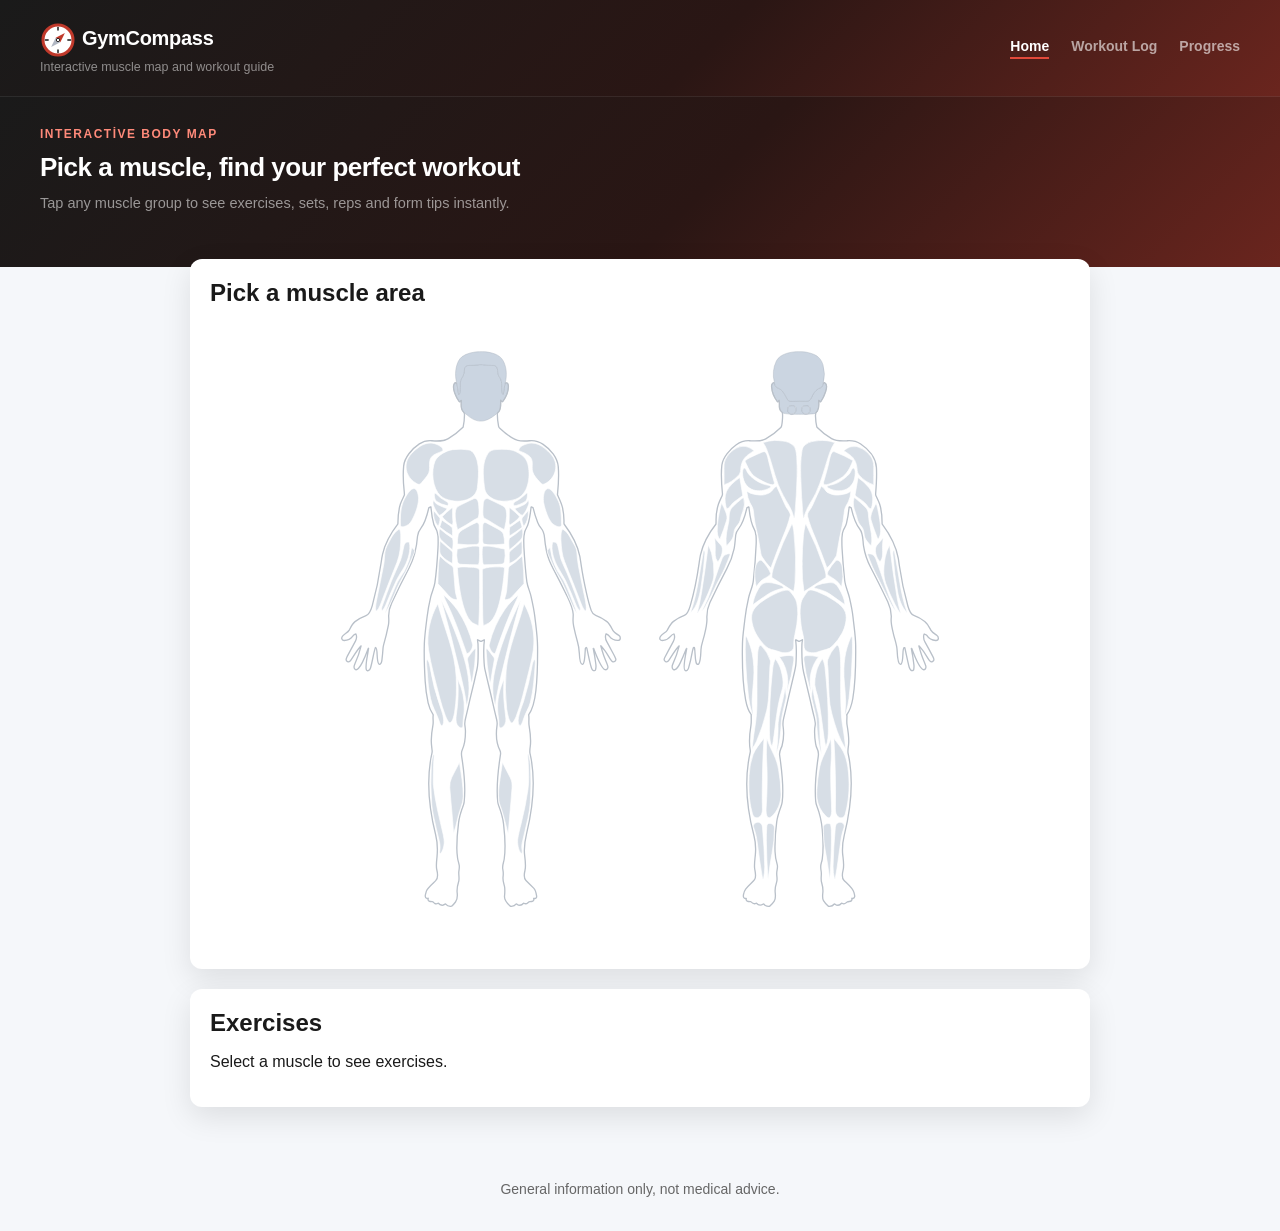
<file: index.html>
<!doctype html>
<html lang="tr">
  <head>
    <meta charset="UTF-8" />
    <meta name="viewport" content="width=device-width, initial-scale=1.0" />
    <title>GymCompass</title>
    <link rel="stylesheet" href="style.css" />
  </head>
  <body>
    <header>
      <div class="brand">
        <h1>
          <svg class="logo" viewBox="0 0 24 24" width="36" height="36">
            <circle cx="12" cy="12" r="10" fill="white" stroke="#c0392b" stroke-width="2" />
            <g stroke="#1a1a1a" stroke-width="1" stroke-linecap="round">
              <line x1="12" y1="3.6" x2="12" y2="5.4" />
              <line x1="12" y1="18.6" x2="12" y2="20.4" />
              <line x1="3.6" y1="12" x2="5.4" y2="12" />
              <line x1="18.6" y1="12" x2="20.4" y2="12" />
            </g>
            <g transform="rotate(45 12 12)">
              <polygon points="12,5.5 14.2,12 9.8,12" fill="#c0392b" />
              <polygon points="12,18.5 14.2,12 9.8,12" fill="#b0b7c3" />
            </g>
            <circle cx="12" cy="12" r="1.1" fill="white" stroke="#1a1a1a" stroke-width="0.6" /></svg
          >GymCompass
        </h1>
        <p>Interactive muscle map and workout guide</p>
      </div>
      <nav>
        <a href="index.html" class="active">Home</a>
        <a href="workout-log.html">Workout Log</a>
        <a href="progress.html">Progress</a>
      </nav>
    </header>

    <div class="hero-intro">
      <div class="eyebrow">Interactive Body Map</div>
      <h2>Pick a muscle, find your perfect workout</h2>
      <p>Tap any muscle group to see exercises, sets, reps and form tips instantly.</p>
    </div>

    <main>
      <section id="map">
        <h2>Pick a muscle area</h2>
        <svg
          xmlns="http://www.w3.org/2000/svg"
          viewBox="0 0 1448 1448"
          width="640"
          height="640"
          style="display: block; margin: 0 auto; max-width: 100%; height: auto"
        >
          <style>
            .body-outline {
              fill: none;
              stroke: #b9c0c9;
              stroke-width: 3;
            }
            .body-deco {
              fill: #cbd5e1;
              stroke: #aab3c0;
              stroke-width: 1;
            }
            .muscle-part {
              fill: #d7dee6;
              stroke: #ffffff;
              stroke-width: 1.5;
              cursor: pointer;
              transition: fill 0.2s;
            }
            .muscle-part:hover {
              fill: #f0b3ab;
            }
            .muscle-part.selected {
              fill: #c0392b;
            }
          </style>
          <path
            class="body-deco"
            d="M 418.91 167.68 c 3.92 -1.77 6.58 0.47 7.06 4.32 c 1.48 11.93 -4.92 26.67 -11.75 36.45 c -2.21 3.17 -3.86 0.17 -4.74 -1.76 a 0.38 0.38 0 0 0 -0.73 0.16 c 0.02 8.31 1.01 17.01 -3.36 24.53 c -0.167 0.293 -4.39 4.62 -10.799 9.508 c -23.591 18.112 -41.591 16.112 -61.446 -0.797 c -4.736 -3.649 -5.925 -5.041 -8.805 -7.621 c -5.66 -5.07 -5.28 -17.38 -4.47 -24.92 c 0.05 -0.51 -0.468 -0.892 -0.933 -0.687 a 0.653 0.653 0 0 0 -0.357 0.397 c -0.57 1.69 -2.24 4.05 -4.07 1.48 c -6.2 -8.71 -16.02 -28.53 -11.19 -38.98 c 1.68 -3.627 3.733 -3.91 6.16 -0.85 a 182.853 182.853 0 0 1 3.78 23.29 a 1.02 1.02 0 0 0 1.56 0.77 c 2.79 -1.75 2.61 -18.93 2.63 -24.22 c 0.02 -4.53 1.12 -8.94 3.8 -13.1 c 4.36 -6.76 4.86 -11.51 5.57 -19.82 c 0.47 -5.53 4.34 -8.12 9.77 -8.21 c 6.39 -0.12 12.69 -0.07 19 -0.93 c 4.02 -0.55 7.4 -1.43 11.53 -0.75 c 6.7 1.1 13.44 1.64 20.22 1.62 c 4.607 -0.013 7.523 0.227 8.75 0.72 c 5.96 2.37 5.56 9.73 6.11 15.22 c 0.44 4.34 2.097 8.447 4.97 12.32 c 6.57 8.88 2.19 25.6 5.64 36.36 a 1.14 1.14 0 0 0 2.22 -0.23 c 0.887 -8.36 2.18 -16.45 3.88 -24.27 z z z z"
          />
          <path
            class="body-deco"
            d="M418.91 167.68q-2.55 11.73-3.88 24.27a1.14 1.14 0 01-2.22.23c-3.45-10.76.93-27.48-5.64-36.36q-4.31-5.81-4.97-12.32c-.55-5.49-.15-12.85-6.11-15.22q-1.84-.74-8.75-.72-10.17.03-20.22-1.62c-4.13-.68-7.51.2-11.53.75-6.31.86-12.61.81-19 .93-5.43.09-9.3 2.68-9.77 8.21-.71 8.31-1.21 13.06-5.57 19.82-2.68 4.16-3.78 8.57-3.8 13.1-.02 5.29.16 22.47-2.63 24.22a1.02 1.02 0 01-1.56-.77q-1.14-11.78-3.78-23.29-1.48-6.99-1.9-9.7c-2.49-15.94.13-40.13 13.53-51.15 9.39-7.72 28.53-11.63 40.37-11.51 4.2.05 8.74-.3 12.68.22 13.82 1.82 31.67 5.83 39.42 18.92 9.01 15.21 9.88 35.14 5.33 51.99z"
          />
          <path
            class="body-deco"
            d="M1028.14 166.45c1.03 5.06 1.36 9.61 6.41 11.53 13.06 4.95 16.74 15.51 23.52 27.48 1.387 2.447 3.863 3.623 7.43 3.53a910.025 910.025 0 0136.94-.25c6.23.09 9.27-7.55 11.48-12.3 4.31-9.27 10.37-15.83 20.28-18.94.333-.1.603-.287.81-.56 1.92-2.58 3.043-5.43 3.37-8.55l2.31-1.51a.977.977 0 01.99-.08c11.92 5.42-3.35 35.31-8.21 42.45-.761 1.11-2.423 1.028-3.06-.15l-1.26-2.32c-.133-.253-.32-.297-.56-.13-.34.24-.48.61-.42 1.11.86 7.64.75 16.87-2.96 23.31-.173.3.839.041-3.7 4.71-3.34 3.436-74.18 3.78-75.48-1.38a1.465 1.465 0 00-.55-.82c-4.15-2.97-6.07-7.95-6.16-12.39-.03-1.68.18-14.28-.53-14.63-.207-.1-.33-.037-.37.19-.3 1.553-1.183 2.597-2.65 3.13a.951.951 0 01-1.07-.32c-7.29-9.56-12.32-22.18-12.97-33.54-.34-6.04 1.797-9.23 6.41-9.57zm29.95 61.71c.173 14.187 18.967 14.703 19.1-1.37.03-4.05-.38-6.54-4.68-7.3-4.2-.75-11.87-1.47-13.85 2.91-.413.92-.603 2.84-.57 5.76zm31.71-3.35c.36 19.647 18.59 14.82 18.87 5.94.13-3.9 1.32-9.43-2.88-10.79-4.25-1.38-16.12-2.54-15.99 4.85z"
          />
          <path
            class="body-deco"
            d="M1138.38 168.39q-.49 4.68-3.37 8.55-.31.41-.81.56c-9.91 3.11-15.97 9.67-20.28 18.94-2.21 4.75-5.25 12.39-11.48 12.3q-18.46-.25-36.94.25-5.35.14-7.43-3.53c-6.78-11.97-10.46-22.53-23.52-27.48-5.05-1.92-5.38-6.47-6.41-11.53q-6.64-26.16 4.43-48.88c8.13-16.7 34.61-21.41 51.58-21.04 4.89.11 9.69-.11 14.42.85 18.79 3.8 33.17 8.5 39.34 28.66q6.38 20.88.47 42.35z"
          />
          <circle class="body-deco" cx="1067.4" cy="228" r="9.2" />
          <circle class="body-deco" cx="1099.3" cy="228" r="9.2" />
          <path
            class="body-outline"
            d="M 309.48 168.91 Q 305.84 164.32 303.32 169.76 C 298.49 180.21 308.31 200.03 314.51 208.74 C 316.34 211.31 318.01 208.95 318.58 207.26 A 0.67 0.66 57.6 0 1 319.87 207.55 C 319.06 215.09 318.68 227.40 324.34 232.47 C 327.22 235.05 326.97 235.88 326.92 239.51 Q 326.68 255.16 323.97 266.82 Q 323.85 267.35 323.48 267.73 Q 308.61 282.73 290.26 293.23 C 278.34 300.05 267.53 299.26 253.00 298.03 Q 237.49 296.72 224.74 305.21 C 208.71 315.86 190.95 335.73 189.24 355.50 Q 186.95 381.81 190.53 412.66 C 190.79 414.92 190.69 417.49 191.02 419.92 Q 191.09 420.43 190.88 420.90 C 187.89 427.65 183.99 434.89 181.93 441.29 C 177.25 455.76 176.31 470.23 176.20 486.02 Q 176.20 486.51 175.90 486.90 C 159.84 507.69 147.56 529.29 141.49 554.95 Q 140.10 560.80 138.16 574.66 Q 131.28 623.74 118.11 671.52 C 115.99 679.21 112.98 690.29 104.08 693.63 Q 90.70 698.65 79.29 707.27 C 73.17 711.89 69.48 719.95 66.12 726.62 C 62.44 733.91 47.57 737.30 49.20 746.00 C 49.75 748.96 51.89 750.13 54.75 750.02 Q 67.27 749.50 74.18 740.00 C 76.03 737.45 77.93 736.62 80.54 735.24 Q 81.02 734.98 81.24 735.48 Q 84.59 743.00 80.47 750.73 Q 71.41 767.75 62.21 784.70 Q 60.53 787.81 59.49 791.20 C 57.52 797.69 65.78 800.84 69.45 795.20 C 76.80 783.92 82.72 773.30 92.55 762.52 Q 93.00 762.04 92.84 762.67 Q 87.89 783.24 79.07 802.44 C 77.36 806.17 75.64 812.30 79.19 815.18 C 89.50 823.53 107.08 773.44 109.24 767.88 A 0.37 0.36 -30.3 0 1 109.94 768.06 C 108.51 777.44 106.43 787.14 105.28 796.13 C 104.34 803.43 103.67 808.49 104.41 814.32 C 105.40 822.00 112.74 817.15 114.09 812.77 C 118.56 798.32 120.41 781.74 125.18 766.21 A 0.55 0.55 0.0 0 1 125.93 765.87 C 131.64 768.40 126.65 796.54 133.38 803.49 A 1.35 1.35 0.0 0 0 134.16 803.90 C 138.40 804.59 139.71 797.34 140.15 793.73 Q 141.74 780.80 142.58 767.76 Q 142.86 763.46 144.07 759.34 Q 150.39 737.64 154.77 715.46 Q 156.15 708.50 155.48 697.76 Q 154.48 681.63 161.99 665.46 Q 180.58 625.46 201.25 586.52 C 213.64 563.18 218.66 541.14 220.65 514.18 C 221.24 506.18 223.22 502.59 228.42 495.84 C 237.76 483.72 242.73 464.92 246.12 450.19 Q 246.24 449.64 246.75 449.42 L 250.30 447.82 A 0.49 0.49 0.0 0 1 250.99 448.23 Q 252.78 470.14 257.44 487.01 C 259.04 492.80 264.20 498.21 265.32 505.20 C 265.91 508.82 266.99 512.44 267.11 516.00 Q 267.57 529.33 266.95 540.50 C 265.58 565.32 263.85 592.20 259.98 619.13 C 258.39 630.19 253.14 640.55 250.52 651.43 Q 245.19 673.62 242.32 696.24 C 239.63 717.56 236.59 740.02 236.04 757.75 Q 234.98 791.48 237.98 842.55 Q 239.43 867.18 244.64 891.26 Q 247.76 905.70 255.88 917.90 Q 256.15 918.31 256.08 918.79 C 254.89 926.25 257.03 933.47 255.60 940.95 Q 252.28 958.32 251.77 975.98 C 251.55 983.43 252.85 991.28 253.67 998.93 Q 253.99 1001.95 253.29 1005.00 C 239.19 1067.03 246.93 1130.64 261.77 1190.07 C 266.01 1207.06 266.47 1222.37 264.71 1240.03 C 263.85 1248.62 262.10 1260.41 264.24 1268.75 C 266.05 1275.80 267.54 1287.46 261.78 1293.28 C 256.71 1298.39 242.40 1310.55 240.72 1316.98 C 239.19 1322.86 235.04 1332.26 242.29 1333.71 Q 242.69 1333.79 243.08 1333.66 L 244.23 1333.29 Q 245.05 1333.02 244.81 1333.85 C 242.95 1340.16 249.20 1340.52 253.77 1340.86 C 256.46 1341.06 257.37 1343.60 259.30 1344.71 Q 263.13 1346.91 267.14 1344.43 Q 267.59 1344.15 267.92 1344.56 Q 271.17 1348.61 276.21 1349.09 C 278.90 1349.35 281.27 1347.36 283.62 1346.09 Q 284.10 1345.82 284.44 1346.26 Q 288.33 1351.29 294.72 1351.38 C 295.77 1351.39 297.65 1351.62 298.54 1350.79 Q 301.20 1348.30 306.57 1341.58 C 312.04 1334.74 311.14 1328.85 310.29 1320.16 C 309.43 1311.33 311.17 1303.41 313.76 1295.20 C 315.84 1288.56 313.35 1280.06 314.07 1273.15 C 314.57 1268.39 315.80 1263.68 315.01 1259.02 C 314.06 1253.42 311.98 1247.60 311.31 1242.66 Q 309.57 1229.80 309.57 1219.75 Q 309.57 1192.29 313.54 1161.94 C 315.34 1148.21 319.24 1136.08 324.12 1123.46 Q 325.66 1119.48 326.10 1115.72 C 330.14 1081.34 326.20 1048.44 320.65 1013.26 C 319.84 1008.17 319.39 1002.54 321.72 997.72 C 328.03 984.68 329.28 969.38 329.07 954.15 C 329.01 949.50 327.95 944.55 327.58 939.63 C 327.13 933.64 329.28 925.78 330.82 919.80 C 334.72 904.69 337.76 888.96 341.43 874.30 Q 348.95 844.25 355.42 813.95 C 358.50 799.49 357.70 784.78 357.75 768.06 Q 357.78 756.80 356.36 748.81 Q 356.26 748.24 356.77 748.50 L 363.71 751.99 A 1.07 1.07 0.0 0 0 364.67 751.99 L 371.53 748.56 Q 372.07 748.29 371.98 748.89 C 369.47 765.94 370.28 783.04 371.30 800.17 Q 371.86 809.54 372.73 813.51 C 378.37 839.12 384.90 864.49 390.59 890.08 Q 394.83 909.20 399.51 928.22 C 400.58 932.58 401.13 937.66 400.58 941.57 C 398.11 958.92 398.53 982.22 407.11 998.54 C 408.41 1001.01 408.74 1005.35 408.31 1008.09 C 402.82 1043.75 398.07 1079.22 402.19 1115.33 Q 402.65 1119.34 404.21 1123.44 C 410.53 1140.06 413.55 1150.61 415.25 1164.75 C 418.31 1190.26 420.52 1218.43 416.79 1244.33 C 415.56 1252.86 411.78 1258.57 413.63 1267.80 Q 415.33 1276.21 414.16 1284.74 C 413.11 1292.39 415.65 1298.68 417.31 1305.89 C 419.02 1313.32 418.11 1320.99 417.47 1328.50 C 416.71 1337.55 423.74 1344.86 430.17 1350.90 A 1.48 1.46 -18.7 0 0 430.95 1351.28 Q 439.25 1352.41 444.03 1346.06 Q 444.40 1345.57 444.87 1345.96 Q 453.39 1352.89 460.49 1344.48 Q 460.81 1344.11 461.23 1344.37 C 469.09 1349.37 469.89 1340.80 474.98 1340.71 C 479.52 1340.64 485.21 1340.09 483.54 1333.77 Q 483.38 1333.17 483.97 1333.35 C 488.25 1334.67 490.66 1331.94 490.06 1327.75 C 489.09 1321.04 487.50 1314.41 483.44 1310.30 Q 474.77 1301.53 466.05 1292.83 C 461.19 1287.98 462.25 1276.40 463.74 1270.47 C 466.27 1260.35 464.49 1248.06 463.03 1236.25 C 461.04 1220.05 463.22 1204.28 467.41 1187.04 C 481.60 1128.60 488.89 1065.20 475.23 1006.07 C 473.92 1000.37 475.00 995.00 475.76 989.36 C 477.88 973.68 475.72 958.50 473.08 942.76 C 471.70 934.55 473.60 926.56 472.20 918.79 Q 472.11 918.30 472.39 917.89 C 483.07 902.63 486.53 880.99 488.49 863.25 C 492.12 830.38 492.47 797.34 492.26 764.31 C 492.11 741.56 488.80 719.07 486.12 696.53 C 484.30 681.19 480.76 664.32 477.47 649.99 C 474.89 638.73 469.69 628.87 468.04 617.25 C 465.37 598.45 464.19 580.92 462.40 556.31 Q 460.86 535.06 461.01 522.74 Q 461.13 512.05 463.22 504.00 C 464.54 498.90 468.30 493.91 469.91 489.46 C 474.50 476.74 476.10 461.71 477.56 448.28 Q 477.62 447.74 478.13 447.94 L 481.73 449.35 A 0.77 0.77 0.0 0 1 482.19 449.89 Q 486.03 466.84 492.52 482.96 C 494.16 487.04 496.63 491.75 500.12 495.79 C 505.75 502.32 507.17 507.95 508.00 517.24 C 509.72 536.47 512.15 552.06 518.89 569.24 Q 521.60 576.16 527.50 587.28 Q 543.57 617.60 558.56 648.47 C 566.04 663.89 571.90 675.54 572.85 690.59 Q 572.98 692.57 572.55 700.88 Q 572.12 709.31 573.99 718.25 Q 577.87 736.78 582.37 752.38 C 585.15 761.98 586.32 769.32 586.71 778.53 C 586.92 783.46 587.58 803.53 593.41 804.06 C 599.41 804.61 599.71 774.61 600.39 768.08 A 1.12 1.12 0.0 0 1 600.80 767.33 Q 601.30 766.93 601.62 766.30 A 1.39 1.00 59.0 0 1 603.70 767.19 C 607.27 782.50 609.43 797.55 614.25 812.25 C 615.52 816.12 618.33 820.08 622.81 817.38 A 1.18 1.17 -8.4 0 0 623.35 816.66 Q 624.98 810.32 624.13 803.72 Q 621.83 785.89 618.23 768.64 A 0.53 0.53 0.0 0 1 619.24 768.34 C 622.72 777.06 636.06 814.20 645.24 816.03 C 650.64 817.10 652.13 811.12 650.95 807.31 C 648.59 799.74 644.42 791.59 642.09 784.69 Q 638.29 773.46 635.22 761.98 A 0.15 0.14 -73.3 0 1 635.47 761.84 Q 640.35 767.61 644.90 773.66 C 649.45 779.70 653.60 787.18 658.03 793.93 Q 660.09 797.07 661.70 797.82 C 665.53 799.62 670.61 795.77 669.00 791.28 C 666.63 784.66 661.63 776.66 659.33 772.19 Q 654.22 762.29 648.82 752.53 C 645.43 746.40 644.71 741.93 646.89 735.59 Q 647.08 735.05 647.60 735.27 C 650.55 736.50 652.37 737.45 654.44 740.27 Q 661.27 749.61 673.53 749.92 C 681.25 750.12 680.47 740.89 676.20 738.28 C 671.33 735.31 664.61 731.14 661.97 725.94 C 657.98 718.11 654.62 711.26 649.21 707.28 Q 637.40 698.62 623.76 693.40 C 619.45 691.75 615.12 686.26 613.76 682.47 Q 608.42 667.65 602.70 641.81 Q 594.90 606.62 590.85 578.90 Q 588.46 562.58 587.74 559.15 C 582.02 531.75 569.74 509.81 552.98 487.61 C 551.81 486.06 551.91 485.12 551.97 483.26 Q 552.48 466.57 548.70 449.61 C 546.27 438.71 541.82 430.32 537.44 420.82 Q 537.22 420.36 537.28 419.85 C 539.40 398.94 540.83 377.68 539.05 356.70 C 537.31 336.13 521.34 317.28 504.86 306.23 C 494.75 299.45 485.77 296.97 473.93 298.16 Q 464.41 299.12 453.63 298.41 C 438.05 297.39 418.32 280.58 407.40 270.35 C 405.82 268.87 404.57 267.56 404.10 265.32 Q 401.24 251.68 401.26 237.76 Q 401.26 233.73 404.68 232.04 Q 405.14 231.82 405.39 231.38 C 409.76 223.86 408.77 215.16 408.75 206.85 A 0.38 0.38 0.0 0 1 409.48 206.69 C 410.36 208.62 412.01 211.62 414.22 208.45 C 421.05 198.67 427.45 183.93 425.97 172.00 C 425.49 168.15 422.83 165.91 418.91 167.68"
          />
          <path
            class="body-outline"
            d="M 1028.14 166.45 Q 1021.22 166.96 1021.73 176.02 C 1022.38 187.38 1027.41 200.00 1034.70 209.56 A 0.95 0.95 0.0 0 0 1035.77 209.88 Q 1037.97 209.08 1038.42 206.75 Q 1038.48 206.41 1038.79 206.56 C 1039.50 206.91 1039.29 219.51 1039.32 221.19 C 1039.41 225.63 1041.33 230.61 1045.48 233.58 A 1.48 1.46 -79.2 0 1 1046.03 234.40 C 1047.33 239.56 1046.14 264.59 1042.52 268.26 Q 1027.38 283.59 1008.53 293.99 C 997.30 300.18 985.80 298.88 972.00 298.05 C 960.16 297.34 951.79 300.13 941.86 307.09 C 927.96 316.83 911.37 335.39 909.24 353.00 C 906.85 372.86 908.46 396.71 910.58 417.97 Q 910.78 420.04 909.97 421.91 C 907.17 428.36 903.51 435.29 901.56 441.28 Q 895.91 458.72 896.11 477.26 Q 896.15 480.50 895.88 486.15 Q 895.86 486.66 895.55 487.06 C 879.06 508.02 866.67 530.27 860.84 556.43 Q 859.72 561.44 857.62 576.15 C 853.15 607.45 846.97 639.64 837.96 670.48 C 835.37 679.35 832.82 690.15 824.31 693.38 Q 811.21 698.35 799.91 706.70 C 793.05 711.77 790.22 717.94 785.68 726.75 C 782.37 733.16 764.38 739.29 769.45 747.77 C 771.01 750.37 774.09 750.14 776.79 749.81 Q 787.25 748.51 793.13 740.83 C 795.42 737.84 797.13 736.50 800.36 735.31 A 0.63 0.63 0.0 0 1 801.16 735.68 C 803.48 741.92 802.81 745.80 799.51 751.90 Q 789.51 770.39 779.78 789.01 C 775.87 796.49 784.57 802.15 789.55 794.51 C 796.72 783.50 802.47 773.20 812.06 762.59 Q 812.62 761.98 812.43 762.79 Q 807.49 783.70 798.01 804.03 Q 795.79 808.79 797.53 813.47 C 798.35 815.65 800.88 816.85 802.95 815.95 C 807.95 813.78 812.74 805.60 815.08 800.58 Q 820.51 788.92 825.23 776.95 Q 827.37 771.52 829.06 768.26 A 0.34 0.34 0.0 0 1 829.69 768.47 C 828.65 774.94 819.92 813.84 825.80 817.66 C 829.47 820.04 832.91 815.52 833.80 812.51 Q 838.73 795.91 842.08 776.75 C 842.69 773.31 843.62 770.03 844.54 766.92 A 1.49 1.49 0.0 0 1 847.45 767.13 C 849.06 778.16 848.17 788.91 850.91 799.85 C 851.57 802.48 854.41 806.12 856.99 802.69 C 861.32 796.92 861.47 780.19 861.98 770.25 C 862.50 760.22 866.62 750.03 868.70 741.28 C 871.57 729.16 876.10 714.64 875.42 700.50 C 874.79 687.46 876.48 676.40 882.00 664.53 Q 899.81 626.31 920.51 587.27 C 928.60 572.01 933.68 558.17 937.01 542.00 Q 938.40 535.24 940.57 511.31 C 941.06 506.01 943.33 501.94 947.04 497.29 C 957.02 484.77 962.25 465.95 965.86 450.00 Q 965.97 449.54 966.40 449.37 L 969.87 447.93 Q 970.39 447.72 970.44 448.27 C 972.08 465.19 974.18 483.97 982.58 498.42 Q 985.25 503.01 985.69 509.45 C 985.76 510.51 986.43 511.70 986.49 512.50 C 986.89 517.68 987.09 525.23 986.82 531.50 Q 985.00 573.11 980.47 614.52 C 978.98 628.13 972.65 640.33 969.66 653.60 C 966.01 669.78 963.02 685.46 961.19 702.45 C 959.24 720.52 956.19 739.39 955.83 756.75 C 954.96 797.57 955.28 842.51 962.96 884.21 C 965.15 896.11 968.33 907.72 975.37 917.40 A 1.48 1.46 27.9 0 1 975.65 918.29 C 975.42 926.20 976.32 934.21 975.03 942.01 C 971.89 960.94 969.95 978.86 973.41 997.96 C 973.70 999.53 973.58 1001.87 973.23 1003.42 C 959.26 1065.20 965.77 1130.76 981.86 1191.82 C 985.51 1205.68 986.32 1220.46 984.96 1234.92 C 984.02 1244.98 982.27 1255.20 983.30 1265.30 C 984.08 1272.87 988.23 1284.18 983.14 1291.21 C 978.75 1297.25 969.45 1303.98 963.07 1312.35 C 960.11 1316.25 952.52 1335.31 964.02 1333.54 Q 964.55 1333.46 964.42 1333.98 C 962.73 1340.59 969.52 1340.54 974.36 1340.95 Q 974.88 1341.00 975.24 1341.37 C 978.64 1344.83 981.89 1347.54 986.66 1344.41 Q 987.11 1344.12 987.46 1344.52 C 992.32 1350.09 997.09 1350.27 1003.06 1346.11 Q 1003.50 1345.80 1003.93 1346.12 C 1005.34 1347.18 1006.20 1348.82 1007.59 1349.58 Q 1011.98 1351.98 1017.08 1351.27 A 1.56 1.56 0.0 0 0 1017.93 1350.86 Q 1024.28 1344.70 1027.72 1339.46 C 1032.14 1332.71 1030.13 1325.67 1029.71 1317.92 C 1029.27 1309.96 1031.28 1302.44 1033.52 1294.97 C 1034.58 1291.42 1034.05 1286.50 1033.60 1282.59 Q 1032.89 1276.40 1034.01 1270.28 C 1034.95 1265.11 1035.75 1261.39 1034.60 1257.67 Q 1029.90 1242.46 1029.51 1227.25 Q 1028.64 1193.94 1033.40 1159.73 C 1035.13 1147.30 1038.92 1136.76 1043.43 1124.47 Q 1045.16 1119.75 1045.73 1115.31 C 1050.32 1079.07 1044.60 1044.51 1039.86 1008.73 C 1038.66 999.61 1043.98 993.60 1045.54 987.51 C 1048.41 976.36 1049.80 959.10 1047.93 945.66 C 1046.88 938.09 1047.48 931.84 1049.21 924.99 C 1053.15 909.35 1056.75 892.75 1059.78 880.01 Q 1066.27 852.63 1072.60 825.22 Q 1075.98 810.55 1076.49 805.75 Q 1077.50 796.31 1077.72 775.82 Q 1077.85 764.16 1076.54 752.58 Q 1076.32 750.58 1075.99 749.61 Q 1075.45 748.03 1076.95 748.78 L 1083.35 752.00 A 1.10 1.08 44.4 0 0 1084.32 752.00 L 1091.50 748.31 A 0.24 0.24 0.0 0 1 1091.84 748.59 Q 1090.49 753.63 1090.36 758.75 C 1089.82 779.99 1089.54 802.24 1094.28 822.45 Q 1101.55 853.47 1108.92 884.46 C 1111.25 894.25 1114.60 910.13 1117.95 922.87 C 1119.13 927.36 1119.75 931.95 1120.50 936.49 C 1121.14 940.42 1119.45 945.92 1119.24 949.53 Q 1118.26 966.73 1121.38 983.68 C 1121.98 986.96 1123.21 991.52 1124.54 993.96 C 1128.10 1000.50 1128.52 1004.24 1127.36 1012.10 C 1122.34 1046.29 1118.51 1078.84 1121.48 1113.50 C 1121.72 1116.32 1122.66 1120.49 1123.91 1123.73 C 1131.43 1143.10 1134.58 1156.98 1136.42 1177.99 C 1138.35 1200.12 1139.52 1222.20 1136.35 1244.60 Q 1135.88 1247.88 1134.29 1252.69 C 1132.00 1259.62 1132.37 1264.14 1133.83 1271.98 C 1135.50 1280.93 1132.17 1288.45 1134.90 1297.66 C 1136.88 1304.36 1138.19 1310.69 1137.87 1317.88 C 1137.58 1324.48 1135.49 1332.56 1139.15 1338.36 Q 1142.72 1344.04 1149.63 1350.84 Q 1149.97 1351.18 1150.46 1351.25 Q 1158.71 1352.49 1163.67 1346.15 A 0.64 0.64 0.0 0 1 1164.58 1346.04 Q 1173.02 1352.85 1180.03 1344.60 Q 1180.37 1344.20 1180.83 1344.46 Q 1186.12 1347.40 1190.08 1343.66 Q 1192.28 1341.58 1193.29 1341.22 C 1197.87 1339.60 1204.81 1341.71 1203.29 1333.67 A 0.39 0.39 0.0 0 1 1203.82 1333.23 L 1204.86 1333.62 Q 1205.25 1333.77 1205.65 1333.71 C 1212.46 1332.65 1209.17 1324.33 1208.00 1319.87 C 1205.32 1309.62 1192.63 1299.79 1185.30 1292.30 C 1180.77 1287.68 1182.22 1274.71 1183.62 1269.06 C 1186.76 1256.35 1182.79 1239.97 1182.29 1230.50 C 1181.63 1217.80 1182.70 1204.60 1185.99 1191.35 C 1200.90 1131.35 1208.58 1067.26 1194.98 1006.22 C 1193.56 999.84 1194.88 994.32 1195.73 987.24 C 1197.46 972.87 1195.00 955.62 1192.39 940.62 C 1191.27 934.14 1192.32 927.30 1192.25 920.69 Q 1192.25 920.23 1192.09 919.80 L 1191.79 918.97 Q 1191.59 918.45 1191.92 918.00 C 1199.57 907.39 1203.42 893.36 1205.50 881.25 C 1212.13 842.49 1212.38 800.86 1211.97 761.04 C 1211.76 739.76 1208.12 718.12 1205.90 696.81 Q 1204.13 679.89 1197.85 652.94 C 1194.73 639.58 1188.50 627.37 1187.05 613.69 Q 1183.04 575.93 1181.17 542.06 Q 1180.56 530.97 1180.85 518.01 C 1180.96 512.91 1182.20 504.08 1184.51 499.52 C 1186.81 494.98 1189.81 490.71 1191.01 485.74 Q 1195.45 467.32 1197.09 448.35 A 0.55 0.55 0.0 0 1 1197.86 447.90 L 1201.25 449.41 Q 1201.74 449.63 1201.86 450.16 C 1205.49 466.08 1210.60 484.96 1221.09 497.82 C 1229.48 508.13 1227.82 523.50 1229.73 535.92 C 1232.46 553.65 1237.66 569.19 1246.25 585.54 Q 1262.47 616.39 1284.56 662.22 Q 1292.50 678.70 1292.52 695.41 Q 1292.52 695.47 1292.20 701.94 C 1291.63 713.32 1294.91 723.91 1297.35 734.87 C 1300.01 746.89 1305.13 759.34 1305.74 772.33 C 1305.98 777.24 1306.66 804.29 1313.58 804.01 A 1.29 1.29 0.0 0 0 1314.41 803.66 C 1321.43 797.06 1316.55 769.02 1321.52 766.22 A 1.20 1.19 -21.2 0 1 1323.27 766.99 C 1326.58 781.35 1329.25 795.81 1332.92 809.99 C 1334.01 814.20 1338.07 821.55 1342.84 816.86 Q 1343.20 816.50 1343.28 816.00 Q 1344.28 809.42 1343.76 805.00 Q 1341.60 786.63 1337.95 768.42 A 0.48 0.48 0.0 0 1 1338.86 768.15 C 1342.31 776.96 1355.85 815.37 1366.03 816.16 C 1370.51 816.50 1371.54 810.41 1370.44 807.06 C 1367.79 798.97 1363.64 790.62 1361.28 783.45 Q 1357.86 773.08 1355.02 762.60 A 0.28 0.28 0.0 0 1 1355.50 762.34 Q 1359.72 767.36 1363.75 772.57 C 1368.83 779.14 1373.25 787.32 1378.17 794.66 Q 1379.99 797.36 1381.66 797.98 C 1384.30 798.97 1389.15 796.58 1388.99 793.50 Q 1388.85 790.72 1386.66 786.58 Q 1378.13 770.40 1369.24 754.42 C 1365.36 747.45 1364.08 743.12 1366.68 735.63 Q 1366.81 735.24 1367.20 735.38 Q 1371.90 736.99 1372.91 738.60 Q 1379.67 749.28 1393.03 749.97 C 1401.07 750.38 1400.13 741.50 1395.34 738.12 C 1390.41 734.62 1384.54 731.36 1381.93 726.55 C 1378.04 719.37 1374.79 711.78 1368.18 706.82 Q 1357.23 698.60 1343.50 693.43 C 1335.51 690.42 1332.54 680.64 1330.25 672.50 C 1321.70 642.22 1315.13 611.45 1310.75 580.29 Q 1308.97 567.62 1308.28 563.74 C 1302.89 533.66 1289.99 510.94 1272.05 486.75 Q 1271.76 486.36 1271.76 485.88 C 1271.89 470.59 1270.82 455.36 1265.92 440.80 C 1263.95 434.94 1260.59 428.46 1257.79 422.38 Q 1256.94 420.52 1257.10 418.48 C 1258.73 398.21 1260.25 378.73 1258.88 358.36 C 1257.39 336.36 1241.06 316.98 1223.33 305.40 C 1213.33 298.87 1205.11 297.32 1193.06 298.08 C 1179.40 298.94 1169.27 299.86 1157.52 293.24 Q 1139.58 283.12 1124.50 267.54 Q 1124.15 267.19 1124.04 266.70 Q 1121.33 254.82 1121.08 242.66 C 1120.97 237.52 1120.38 234.21 1124.51 231.78 Q 1124.95 231.52 1125.21 231.07 C 1128.92 224.63 1129.03 215.40 1128.17 207.76 Q 1128.08 207.01 1128.59 206.65 Q 1128.95 206.40 1129.15 206.78 L 1130.41 209.10 A 1.80 1.79 -42.1 0 0 1133.47 209.25 C 1138.33 202.11 1153.60 172.22 1141.68 166.80 Q 1141.16 166.57 1140.69 166.88 L 1138.38 168.39"
          />
          <path
            class="muscle-part"
            data-muscle="chest"
            d="M272.91 422.84c-18.95-17.19-22-57-12.64-78.79 5.57-12.99 26.54-24.37 39.97-25.87q20.36-2.26 37.02.75c9.74 1.76 16.13 15.64 18.41 25.04 3.99 16.48 3.23 31.38 1.67 48.06q-1.35 14.35-2.05 16.89c-6.52 23.5-38.08 29.23-58.28 24.53-9.12-2.12-17.24-4.38-24.1-10.61z"
          />
          <path
            class="muscle-part"
            data-muscle="chest"
            d="M416.04 435c-15.12.11-34.46-6.78-41.37-21.48q-1.88-3.99-2.84-12.18c-2.89-24.41-5.9-53.65 8.44-74.79 4.26-6.26 10.49-7.93 18.36-8.56q11.66-.92 23.32-.35c10.58.53 18.02 2.74 26.62 7.87 12.81 7.65 19.73 14.52 22.67 29.75 4.94 25.57.24 64.14-28.21 74.97q-12.26 4.67-26.99 4.77z"
          />
          <path
            class="muscle-part"
            data-muscle="abs"
            d="M438.7 444.36c-2.09-4.03-.13-6.83 3.63-8.81 10.22-5.36 16.79-11 24.23-18.07a1.71 1.71 0 012.89 1.12c.33 4.74-.81 14.39-5.53 17.22-4.68 2.82-18.74 10.02-24.39 9.14q-.57-.09-.83-.6z"
          />
          <path
            class="muscle-part"
            data-muscle="abs"
            d="M457.39 466.73c-3.72-1.02-13.2-10.29-16.5-14.49a.52.52 0 01.24-.81q10.94-3.75 21.31-9c3.96-2.01 6.3-5.98 8.57-9.58q.38-.59.55.09c.82 3.33 1.54 6.17.38 9.58-2.55 7.44-7.62 18.79-13.66 24.01a.96.96 0 01-.89.2z"
          />
          <path
            class="muscle-part"
            data-muscle="abs"
            d="M428.43 487.22c-1.01-1.79-.82-4.55-.71-6.72q.78-15.08.48-30.27-.01-.59.55-.4 1.72.59 3.02 1.64 11.58 9.37 18.82 16.95c3.86 4.05-16.2 17.42-19.56 19.48a1.87 1.86 59.6 01-2.6-.68z"
          />
          <path
            class="muscle-part"
            data-muscle="abs"
            d="M470.76 456.28a.25.25 0 01.44.13q2.03 19.67-9.8 35.22-.37.48-.6-.08c-1.37-3.29-5.86-16.13-3.51-18.91q6.3-7.47 13.47-16.36z"
          />
          <path
            class="muscle-part"
            data-muscle="abs"
            d="M452.27 478.5c1.13.49 4.28 12.47 4.78 14.38q.14.5-.23.88-1.29 1.35-2.65 2.41-10.44 8.12-21.76 14.97-1.49.9-2.91 1.33a.81.81 0 01-1.05-.71q-.73-8.62.67-17.15.08-.47.44-.8c1.74-1.6 21.96-15.73 22.34-15.51a.58.03 31 00.37.2z"
          />
          <path
            class="muscle-part"
            data-muscle="abs"
            d="M428.22 519.14q.11-.36.43-.56 15.3-9.66 28.83-21.69a.43.42-22.6 01.71.29c.51 8.26 2.25 18.67-4.46 25.4q-11.8 11.84-25.03 22.09-.43.34-.49-.2c-.75-6.82-1.97-18.92.01-25.33z"
          />
          <path
            class="muscle-part"
            data-muscle="abs"
            d="M456.54 524.55a.04.04 0 01.07.02q1.52 13.67.41 27.4-.04.47-.28.88c-4.97 8.3-18.23 19.62-27.88 22.63q-.57.17-.58-.43-.05-10.31-.27-20.53-.1-4.8 2.63-7.09c8.54-7.13 18.56-14.62 25.9-22.88z"
          />
          <path
            class="muscle-part"
            data-muscle="abs"
            d="M418.89 657.11q-1.12-1.67-.43-3.63 3.27-9.38 4.04-18.23 1.97-22.81 3.58-45.65c.16-2.32.72-6.41 2.84-7.71q14.97-9.23 27.16-21.93.41-.42.71.08 1.29 2.15 1.53 4.2 3.23 27.74 3.13 56.8a1.3 1.28-24.5 01-.33.86q-12.74 13.93-25.55 27.75c-4.8 5.17-9.09 7.87-15.73 7.96q-.61.01-.95-.5z"
          />
          <path
            class="muscle-part"
            data-muscle="abs"
            d="M264.21 435.53c-4.88-3.13-5.75-12.11-5.39-17.36q.03-.53.51-.75 1.8-.84 3.43.85 10.05 10.45 22.57 16.9c3.64 1.89 5.54 3.62 4.79 7.8q-.42 2.35-2.82 1.87-12.45-2.49-23.09-9.31z"
          />
          <path
            class="muscle-part"
            data-muscle="abs"
            d="M287.33 452.44c-4.05 4.46-10.38 11.38-16.28 14.3a.84.83 51.1 01-.9-.1c-6.29-5.17-12.54-18.97-14.21-25.09q-.91-3.34.85-8.81.12-.39.35-.05c2.41 3.65 4.59 7.74 8.67 9.76q10.18 5.05 21.27 9.01a.61.61 0 01.25.98z"
          />
          <path
            class="muscle-part"
            data-muscle="abs"
            d="M297.3 487.82c-7.36-4.23-16.68-11.37-20.55-17.57q-.32-.5.09-.92 8.72-9.04 19.84-17.87 1.46-1.17 2.81-1.67a.44.44 0 01.59.43c-.28 10.08-.4 20.42.65 30.43q.34 3.26-.68 6.15a1.9 1.9 0 01-2.75 1.02z"
          />
          <path
            class="muscle-part"
            data-muscle="abs"
            d="M257.35 456.18l13.68 16.63a1.86 1.82 22.9 01.4.95c.59 5.4-2.02 12.71-3.8 17.56q-.3.84-.84.13-11.85-15.55-9.77-35.17.04-.45.33-.1z"
          />
          <path
            class="muscle-part"
            data-muscle="abs"
            d="M271.69 494.07a1.53 1.52-61.8 01-.49-1.64l4.2-13.58a.98.98 0 011.51-.5c3.2 2.32 21.89 14.05 22.26 16.7q1.15 8.32.66 16.79a.9.9 0 01-1.34.73q-14.24-8.05-26.8-18.5z"
          />
          <path
            class="muscle-part"
            data-muscle="abs"
            d="M299.35 544.62c-7.52-6.03-16.15-13.43-24.23-21.24-6.93-6.7-6-17.19-4.88-26.06a.44.44 0 01.72-.28q13.31 11.88 28.41 21.38.43.27.6.75c2.33 6.49.95 18.37-.07 25.23q-.09.59-.55.22z"
          />
          <path
            class="muscle-part"
            data-muscle="abs"
            d="M299.09 575.53c-7.98-3.65-27.57-15.86-28.06-26.2q-.57-11.91.46-24.3a.36.36 0 01.67-.15q.84 1.36 2.17 2.54 10.59 9.45 21.68 18.31c4.37 3.49 4.34 6.46 4.16 11.74q-.3 8.82-.42 17.64-.01.72-.66.42z"
          />
          <path
            class="muscle-part"
            data-muscle="abs"
            d="M308.17 657.58c-7.39-.13-12.41-4.13-17.14-9.39q-11.86-13.22-23.92-26.37-.33-.36-.33-.85.09-23.18 1.81-46.22.53-7.13 2.49-14.41a.71.71 0 011.2-.3q11.54 12.06 25.82 21.1 3.36 2.12 3.62 5.17 2.06 23.67 3.86 47.36c.58 7.62 2.31 13.36 4.43 20.82q.47 1.66-.96 2.79-.39.31-.88.3z"
          />
          <path
            class="muscle-part"
            data-muscle="abs"
            d="M311.02 531.71a.23.23 0 01-.19-.21q-.39-10.47 1.9-20.76c1.26-5.69 7.66-9.9 13.1-12.9 9.09-5.01 18.93-11.15 28.56-14.92a1.24 1.21-42.6 01.94.03c3.28 1.52 4.78 3.87 4.82 7.68q.13 13.16-.15 26.31c-.08 3.85.78 8.39-.87 13.1q-.17.46-.59.72-2.65 1.65-4.29 1.82-21.06 2.22-43.23-.87z"
          />
          <path
            class="muscle-part"
            data-muscle="abs"
            d="M321 577.76c-5.17-.33-8.71-.44-10-6.26q-3.2-14.44-.59-27.83.11-.53.64-.63c7.58-1.44 13.62-2.45 22.45-4.56q11.5-2.76 23.94-1.88c3.67.26 3.3 3.46 3.4 6.21q.46 12.55-.33 26.94-.25 4.41-1.81 8.08-.21.49-.73.6-1.39.28-3.22.29-16.89.14-33.75-.96z"
          />
          <path
            class="muscle-part"
            data-muscle="abs"
            d="M347.73 429.25c7.46-3.61 10.5 6.27 10.99 11.52.48 5.06 3.46 30.61-2.78 32.93q-4.17 1.55-6.89 3.33-17.56 11.54-35.88 21.46a1.6 1.59-21.9 01-2.3-.98c-2.87-10.41-10.59-43.96 1.66-50.95 11.3-6.45 23.96-11.86 35.2-17.31z"
          />
          <path
            class="muscle-part"
            data-muscle="abs"
            d="M350.35 712.81c-29.15-9.93-37.98-100.69-39.47-126.61a.99.99 0 01.33-.8c3.58-3.26 27.61-1.47 34.62-.93 4.41.34 15.27 1.31 15.26 7.53-.05 40.77.64 82.05-1.96 122.72a1.29 1.29 0 01-1.86 1.08c-2.3-1.14-4.12-2.04-6.92-2.99z"
          />
          <path
            class="muscle-part"
            data-muscle="abs"
            d="M371.94 473.31c-5.46-2.59-2.97-24.26-2.77-29.56.25-6.8 2.41-18.63 12.64-13.8q16.26 7.67 32.34 15.72 6.18 3.1 7.13 10.05c.58 4.26 1.35 8.49 1.07 12.72q-.84 12.55-4.33 26.56-.54 2.16-1.1 3.44-.25.58-.81.31c-15.78-7.29-30.79-19.08-44.17-25.44z"
          />
          <path
            class="muscle-part"
            data-muscle="abs"
            d="M382.57 533.27c-4.17-.18-9.56-.3-13.15-2.69q-.17-.11-.24-.31c-1.82-5.55-.86-11.17-.96-15.66-.18-8.4-.78-17.36.06-25.71.29-2.85 1.88-4.42 4.15-5.79q.42-.26.91-.19 1.71.25 3.21 1.03 12.48 6.44 24.75 13.26c4.96 2.75 12.21 7.02 13.72 12.41q2.93 10.56 2.39 21.49a.77.76-1.8 01-.67.71q-16.89 2.18-34.17 1.45z"
          />
          <path
            class="muscle-part"
            data-muscle="abs"
            d="M373.75 578.69c-2.47 0-4.31.22-5-2.7-1.8-7.7-3.05-34.29-.19-38.81q.27-.43.77-.47 13.14-1.24 25.77 1.83c8.41 2.04 14.51 3.01 21.85 4.36a1.29 1.28.6 011.05 1.07q2.16 14.12-.73 28.07c-1.08 5.24-5.22 5.26-10.36 5.63q-14.26 1.04-33.16 1.02z"
          />
          <path
            class="muscle-part"
            data-muscle="abs"
            d="M416.32 584.73q1.14.41 1.07 1.62c-1.62 26.44-9.96 116.68-40.43 126.74-2.27.75-4.15 2.12-6.35 2.73q-1.18.33-1.3-.89-.86-9.2-1.06-17.75c-.83-35.67-.91-71.2-1.01-106.88q0-.5.31-.89c4.95-6.46 41.69-7.25 48.77-4.68z"
          />
          <path
            class="muscle-part"
            data-muscle="biceps"
            d="M189.52 492.51c-2.43.62-7.38.57-7.51-3.08-.56-16.01-.42-35.49 5.11-50.26 3.19-8.54 13.89-30.22 23.27-32.72 10.08-2.68 12.68 16.59 12.6 22.8-.22 15.98-7.51 34.79-15.05 48.71-4.29 7.94-9.95 12.38-18.42 14.55z"
          />
          <path
            class="muscle-part"
            data-muscle="biceps"
            d="M526.69 486.31c-9.9-8.61-17.75-33.21-20.65-47.73-1.41-7.06-1.34-29.61 8.58-32.16 10.33-2.66 23.81 25.34 26.6 32.91q2.6 7.04 3.6 16.13 1.62 14.66 1.66 32.28c.03 11.04-16.45 1.48-19.79-1.43z"
          />
          <path
            class="muscle-part"
            data-muscle="shoulders"
            d="M274.06 311.69q3.94 2.77 4.33 8.14.04.48-.38.73c-9.98 5.88-24.35 7.45-28.82 19.75-2.31 6.36-.97 17.35-1.43 23.68q-.55 7.51-5.73 14.07-10.37 13.11-13.81 16.67c-3.41 3.53-6.81 1.76-10.69-.47-15.42-8.87-24.95-25.45-22.52-43.22 2.05-14.92 12.71-25.79 24.06-35.02 16.99-13.82 35.58-17.99 54.99-4.33z"
          />
          <path
            class="muscle-part"
            data-muscle="shoulders"
            d="M450.39 320.75q-.95-.52-.7-1.58c1.57-6.61 5.8-9.1 12.14-11.9 24.99-11.03 43.76 3.33 60.17 20.74 20.73 21.99 11.81 56.44-14.82 68.19-4.41 1.94-6.79-1.03-9.81-4.51-5.81-6.7-13.46-14.12-15.99-22.8-3.93-13.43 4.32-27.54-9.64-37.62q-8.22-5.93-17.99-9.08-1.84-.59-3.36-1.44z"
          />
          <path
            class="muscle-part"
            data-muscle="legs"
            d="M280.26 647.4c11.65 10.74 22.18 21.04 31.02 34.3 15.82 23.72 27.55 49.72 34.01 77.58 1.34 5.79-6.14 20.34-12.62 20.22q-.52-.01-.72-.49-.67-1.59-1.21-3.13c-14.68-41.71-27.96-79.71-46.87-117.01-1.9-3.74-3.05-7.33-4.06-11.2a.27.27 0 01.45-.27z"
          />
          <path
            class="muscle-part"
            data-muscle="legs"
            d="M331.64 898.32q-.17.57-.23-.02c-2.23-25.01-8.47-50.09-14.25-74.53q-19.4-82.1-42.46-163.69-.58-2.08.33-.13c19.88 42.53 38.94 86.51 51.64 132.07 9.49 34.06 15.59 71.67 4.97 106.3z"
          />
          <path
            class="muscle-part"
            data-muscle="legs"
            d="M334.46 789.17c1.56-2.63 14.39-20.38 16.2-20.37a1.71 1.7-89.2 011.7 1.76q-1.12 34.88-7.4 68.95c-.38 2.06-1.41 4.27-2.16 6.23q-.24.62-.34-.04-3.68-25.45-8.44-50.7c-.34-1.79-.63-4 .44-5.83z"
          />
          <path
            class="muscle-part"
            data-muscle="legs"
            d="M395.47 779.4c-5.7 1.33-11.34-11.87-12.46-15.86q-.61-2.18-.02-4.65 10.17-42.64 35.06-78.81c9.47-13.77 18.83-22.36 29.85-32.56q.55-.5.4.22-1.12 5.7-3.73 10.83c-19.44 38.38-33.3 79.2-47.77 119.65a1.84 1.83-86.4 01-1.33 1.18z"
          />
          <path
            class="muscle-part"
            data-muscle="legs"
            d="M453.65 658.99q.67-1.43.23.09-26.73 93.75-48.63 189.74c-1.98 8.7-3.66 17.9-5.44 26.84q-2.19 11.05-2.78 22.43a.15.15 0 01-.3.04c-8.18-24.48-6.74-51.98-1.87-76.86 11.07-56.49 34.44-110.42 58.79-162.28z"
          />
          <path
            class="muscle-part"
            data-muscle="legs"
            d="M377.91 768.67c1.49.84 1.76 1.49 2.66 2.66q6.16 8.04 12.23 16.13c1.88 2.52 1.97 4.18 1.38 7.45q-4.57 25.23-8.43 50.57-.11.71-.4.05-1.89-4.29-2.54-8.09-5.57-32.28-6.98-65.01-.09-2 .81-3.44a.95.94 30.8 011.27-.32z"
          />
          <path
            class="muscle-part"
            data-muscle="legs"
            d="M292.42 935.6q-.95-.52-1.57-1.4-4.1-5.79-7-13.53-7.8-20.79-13.3-42.33c-9.06-35.53-19.33-71.36-25.03-107.59-5.33-33.86 4-74.19 20.7-103.37q.35-.62.53.07c14.44 55.57 39.03 107.94 41.45 165.34 1.11 26.34.66 52.96-3.6 79.03-.63 3.83-4.73 27.81-12.18 23.78z"
          />
          <path
            class="muscle-part"
            data-muscle="legs"
            d="M275.11 942.93q-2.42-2.18-3.57-5.24c-3.98-10.61-7.68-21.02-12.81-31.32-7.85-15.76-10.77-34.56-13.2-51.46-2.11-14.63-2.31-31.47-3.93-47.18-.22-2.16-1.04-12.78.46-13.79q1.36-.92 2.08.55c1.5 3.08 3.12 6.12 3.66 9.58q8.21 52.38 26.36 102.15c2.87 7.87 9.98 30.5 1.85 36.74a.71.7-42.5 01-.9-.03z"
          />
          <path
            class="muscle-part"
            data-muscle="legs"
            d="M322.69 945.72c-3.73 6.14-10.77-2.43-12.6-5.6-3.16-5.47-2.62-14.93-1.78-20.81 4.03-28.09 5.6-52.81 3.48-80.78q-.06-.79.28-.08 15.77 32.83 14.26 68.9c-.4 9.54-2.94 22.48-2.91 34.13q.01 3.02-.73 4.24z"
          />
          <path
            class="muscle-part"
            data-muscle="legs"
            d="M437.82 933.52c-8.9 14.18-15.15-26.74-15.46-29.25q-5.26-43.04-1.19-86.08c4.9-51.8 26.91-99.32 40.38-150.92q.18-.66.5-.06c17.25 31.67 25.39 68.28 20.54 104.36q-2.29 17.02-8.71 42.76-7.56 30.25-15.2 60.47-6.13 24.25-15.06 47.61-1.83 4.79-5.8 11.11z"
          />
          <path
            class="muscle-part"
            data-muscle="legs"
            d="M451.79 942.6c-9.95-10.01 4.97-42.91 8.94-55.41q12.55-39.53 19.27-80.47c.49-2.97 2.64-12.34 5.41-13.28a.83.83 0 011.09.64q.74 4 .45 7.92c-1.99 26.52-3.37 58.99-11.01 87.73q-2.53 9.5-7.46 18.8c-4.38 8.24-6.97 16.72-10.08 25.27q-1.66 4.54-4.55 8.63a1.35 1.35 0 01-2.06.17z"
          />
          <path
            class="muscle-part"
            data-muscle="legs"
            d="M406.69 946.81c-3.24-2.77-1.48-10.64-2.01-14.71q-2.23-17.18-2.57-22.16c-1.75-25.07 3.61-49.11 13.98-71.92q.23-.51.2.05c-1.2 19.15-1.28 38.18.83 57.38q1.68 15.4 3.39 30.8c.43 3.92-.31 9.71-2.09 13.33-1.62 3.28-7.58 10.77-11.73 7.23z"
          />
          <path
            class="muscle-part"
            data-muscle="legs"
            d="M252.09 1032.57c.24-3.71 2.14-22.17 4.63-24.18a1.03 1.02-17.9 011.67.85c-.45 7.89-1.27 16-1.49 23.45q-.57 18.93-.66 37.88-.02 3.63.34 6.85c2.08 18.76 5.56 37.32 9.3 55.8 3.82 18.84 9.13 37.64 13.11 56.63q2.44 11.68 2.08 17.95c-.32 5.7-3.08 20.49-8.51 23.92a.62.62 0 01-.84-.16q-1.2-1.65-.95-3.55c.92-7.26 1.45-14.15-.3-21.52q-8.25-34.74-13.62-59.06c-1.86-8.44-3.17-17.18-3.93-26.3q-3.69-44.24-.83-88.56z"
          />
          <path
            class="muscle-part"
            data-muscle="legs"
            d="M315.01 1025.17a.16.16 0 01.32.02c4.06 25.75 8.98 52.72 8.71 77.81q-.13 12.06-5.74 26.31c-7.2 18.3-8.93 38.57-15.95 56.93q-.18.48-.21-.03c-1.87-34.47-5.67-65.91-8.56-103.28q-.97-12.49 4.44-23.14 7.47-14.69 15.14-29.29c.81-1.55 1.35-3.62 1.85-5.33z"
          />
          <path
            class="muscle-part"
            data-muscle="legs"
            d="M455.5 1231.67c-7.13-5.81-9.23-24.34-8.2-31.86 1.41-10.32 4.63-23.14 7.98-36.33q9.54-37.46 15.15-75.74c2.86-19.5 1.53-40.15.75-59.8-.22-5.67-.98-12.51-1.23-18.75a.97.97 0 011.87-.4c.35.86.92 1.76 1.12 2.68q2.96 14.31 3.31 20.53 2.37 43.28-.49 84.75-1.21 17.42-5.43 35.77-6.33 27.51-12.84 54.98-2.01 8.49-.11 18.36c.36 1.9.11 3.95-.68 5.55a.79.79 0 01-1.2.26z"
          />
          <path
            class="muscle-part"
            data-muscle="legs"
            d="M412.77 1025.44a.14.14 0 01.27-.04c4.88 11.62 10.93 22.01 17.28 34.78 4.07 8.19 4.71 14.41 4.1 24.25-2.13 34.3-6.27 68.85-8.45 101.59q-.05.69-.31.05-1.48-3.67-2.28-6.75c-4.34-16.75-8.78-38.38-16.39-57.57q-1.4-3.55-2.2-10.11c-1.78-14.73-.2-31.24 2.04-45.88q3.06-20.02 5.94-40.32z"
          />
          <path
            class="muscle-part"
            data-muscle="biceps"
            d="M127.23 683.05c-4.07-2.12 1.27-27.07 2.25-31.57 4.98-23.03 9.17-46.17 13.91-69.25q1.53-7.47 2.13-15.13c.93-12.09.81-22.15 6.23-31.59 7.1-12.33 13.54-29.16 26.1-36.73a1.98 1.97 62.7 012.84.91c1.92 4.48 1.93 8.28 2.06 14.15.44 19.77-1.3 41.04-8.72 59.67-11 27.62-22.22 55.21-32.62 82.91-4.04 10.76-7.56 20.66-12.82 26.39q-.59.65-1.36.24z"
          />
          <path
            class="muscle-part"
            data-muscle="back"
            d="M1071.06 308.94c5.6 4.92 6.96 17.83 7.43 24.88q1.5 22.3.93 44.68-1.2 46.76-5.66 94a.57.56 3.7 01-.59.51q-.68-.03-.94-1.01-4.29-15.9-9.79-25.19c-10.24-17.31-18.8-31.84-25.59-49.4-10.19-26.38-15.6-54.28-26.46-80.58q-3.07-7.43-7.61-14.07-.3-.43.2-.6 12.47-4.28 25.48-4.85c5.54-.25 12.15.86 18.32 1.41 9.7.87 16.77 3.6 24.28 10.22z"
          />
          <path
            class="muscle-part"
            data-muscle="back"
            d="M1163.98 302.12a.43.43 0 01.22.65q-7.08 10.77-11.41 23.37c-10.53 30.61-17.8 62.94-31.3 91.07-5.11 10.64-15.17 25.22-20.12 36.26q-4.08 9.08-6.59 18.83a.77.77 0 01-1.51-.12q-4.27-45.15-5.52-90.99c-.56-20.28-.74-39.92 2.75-60.43 1.04-6.13 2.77-9.98 7.85-13.85 9.8-7.48 18.02-7.73 30.1-9.11 12.02-1.39 23.92.4 35.53 4.32z"
          />
          <path
            class="muscle-part"
            data-muscle="shoulders"
            d="M980.66 319.58c.19.14.55.19.65.32a.8.8 0 01-.16 1.15c-6.78 4.75-15.26 9.77-20.03 15.58-6.41 7.78-8.76 16.96-9.44 27.04-.39 5.92-1.68 9.5-5.59 13.43-10.02 10.08-19.04 16.47-31.14 20.41q-.75.25-.75-.55.19-18.4-.09-36.3-.14-9.4 1.07-14.22c4.04-16.07 22.8-33.85 39.68-35.64 9.99-1.06 17.34 2.46 25.8 8.78z"
          />
          <path
            class="muscle-part"
            data-muscle="shoulders"
            d="M1227.3 316.44c14.62 9.44 25.48 21.03 25.46 39.51q-.02 20.56-.01 41.37a.37.37 0 01-.51.35c-5.08-2.06-10.41-3.98-14.9-6.97-7.84-5.24-21.14-14.95-21.77-24.95-.69-10.75-2.81-20.85-9.76-29.25-4.68-5.65-12.96-10.58-19.6-15.26q-1.23-.87.01-1.71c4.6-3.13 9.91-6.78 15.25-7.98q13.58-3.03 25.83 4.89z"
          />
          <path
            class="muscle-part"
            data-muscle="biceps"
            d="M201.50 527.40a.84.84 0 01.67.65c3.98 17.15-2.93 39.36-10.95 54.41-4.60 8.63-13.06 20.43-18.21 31.33q-13.21 27.92-24.58 56.64-2.51 6.35-6.61 11.02a1.43 1.43 0 01-2.50-.81q-.36-3.78.84-7.17 10.31-29.18 21.57-57.99c6.32-16.18 14.55-31.65 20.66-47.87 3.69-9.82 5.36-22.36 7.32-30.62 1.49-6.27 4.19-11.06 11.79-9.59z"
          />
          <path
            class="muscle-part"
            data-muscle="biceps"
            d="M207.33 540.40a.6.59-63.1 011.03-.34l5.38 6.02q.40.45.33 1.06-.52 4.10-1.29 5.84-6.91 15.65-13.69 31.35c-5.41 12.53-16.33 28.40-23.51 44.89-8.30 19.08-16.03 39.32-26.75 57.16a.36.36 0 01-.62 0l-.19-.32q-.17-.28-.06-.59 10.08-29.91 23.05-58.65 2.90-6.42 5.47-11.21c4.62-8.59 10.86-16.17 14.62-23.02q13.23-24.13 16.23-52.19z"
          />
          <path
            class="muscle-part"
            data-muscle="biceps"
            d="M600.08 683.04c-5.00-4.14-8.97-15.46-11.29-21.56-5.82-15.25-11.38-30.55-17.58-45.70q-9.15-22.39-18.02-44.89c-5.58-14.19-7.32-31.42-7.99-46.57-.29-6.44-.68-19.43 2.67-25.02a1.71 1.71 0 012.25-.63c6.72 3.52 11.29 9.96 14.87 16.50q6.25 11.38 12.68 22.66c1.97 3.45 2.93 7.66 3.41 12.06 1.16 10.60 1.55 21.29 3.66 31.65 3.93 19.29 7.38 38.63 11.47 57.92 1.50 7.07 9.30 39.08 5.12 43.50a.91.91 0 01-1.25.08z"
          />
          <path
            class="muscle-part"
            data-muscle="biceps"
            d="M586.58 681.46q-4.35-4.47-6.75-10.61-11.35-28.91-24.59-57.01c-5.72-12.13-14.32-22.86-19.97-35.10-7.10-15.36-12.90-33.32-9.27-50.31a1.44 1.43-87.1 011.23-1.12c7.47-.88 9.29 2.88 11.02 9.20 3.39 12.42 4.76 25.91 9.75 36.70 15.55 33.65 27.61 64.94 39.31 98.42 1.13 3.24 2.05 5.47 1.62 9.04a1.38 1.37 26.3 01-2.35.79z"
          />
          <path
            class="muscle-part"
            data-muscle="biceps"
            d="M579.58 686.43q-3.92-5.77-6.87-12.13-8.05-17.34-19.75-44.50-2.68-6.24-6.46-13.62c-5.14-10.05-13.15-22.36-17.34-31.85q-9.55-21.68-13.66-31.36-1.09-2.58-1.33-5.87-.04-.61.37-1.07l5.24-5.85a.69.69 0 011.20.40q2.74 27.05 15.49 50.75 1.70 3.17 8.26 12.86 7.02 10.39 12.18 21.88 8.71 19.41 20.19 50.10 2.22 5.92 3.13 9.98a.36.36 0 01-.65.28z"
          />
          <path
            class="muscle-part"
            data-muscle="back"
            d="M1071.06 308.94c5.60 4.92 6.96 17.83 7.43 24.88q1.50 22.30.93 44.68-1.20 46.76-5.66 94.00a.57.56 3.7 01-.59.51q-.68-.03-.94-1.01-4.29-15.90-9.79-25.19c-10.24-17.31-18.80-31.84-25.59-49.40-10.19-26.38-15.60-54.28-26.46-80.58q-3.07-7.43-7.61-14.07-.30-.43.20-.60 12.47-4.28 25.48-4.85c5.54-.25 12.15.86 18.32 1.41 9.70.87 16.77 3.60 24.28 10.22z"
          />
          <path
            class="muscle-part"
            data-muscle="back"
            d="M1163.98 302.12a.43.43 0 01.22.65q-7.08 10.77-11.41 23.37c-10.53 30.61-17.80 62.94-31.30 91.07-5.11 10.64-15.17 25.22-20.12 36.26q-4.08 9.08-6.59 18.83a.77.77 0 01-1.51-.12q-4.27-45.15-5.52-90.99c-.56-20.28-.74-39.92 2.75-60.43 1.04-6.13 2.77-9.98 7.85-13.85 9.80-7.48 18.02-7.73 30.10-9.11 12.02-1.39 23.92.40 35.53 4.32z"
          />
          <path
            class="muscle-part"
            data-muscle="shoulders"
            d="M980.66 319.58c.19.14.55.19.65.32a.80.80 0 01-.16 1.15c-6.78 4.75-15.26 9.77-20.03 15.58-6.41 7.78-8.76 16.96-9.44 27.04-.39 5.92-1.68 9.50-5.59 13.43-10.02 10.08-19.04 16.47-31.14 20.41q-.75.25-.75-.55.19-18.40-.09-36.30-.14-9.40 1.07-14.22c4.04-16.07 22.80-33.85 39.68-35.64 9.99-1.06 17.34 2.46 25.80 8.78z"
          />
          <path
            class="muscle-part"
            data-muscle="shoulders"
            d="M1227.30 316.44c14.62 9.44 25.48 21.03 25.46 39.51q-.02 20.56-.01 41.37a.37.37 0 01-.51.35c-5.08-2.06-10.41-3.98-14.90-6.97-7.84-5.24-21.14-14.95-21.77-24.95-.69-10.75-2.81-20.85-9.76-29.25-4.68-5.65-12.96-10.58-19.60-15.26q-1.23-.87.01-1.71c4.60-3.13 9.91-6.78 15.25-7.98q13.58-3.03 25.83 4.89z"
          />
          <path
            class="muscle-part"
            data-muscle="back"
            d="M987.06 381.44c-8.48-5.06-14.14-13.28-18.82-22.92q-5.30-10.92-6.46-14.04c-1.49-4.01 35.14-19.22 39.61-20.97q2.75-1.08 4.33-.72c4.33.96 6.61 9.96 7.46 13.70q5.43 23.89 14.65 55.74.78 2.70-.88 4.39c-5.37 5.50-34.69-12.08-39.89-15.18z"
          />
          <path
            class="muscle-part"
            data-muscle="back"
            d="M1017.44 583.31q-9.11-9.57-16.97-22.03-2.28-3.62-2.91-7.25c-3.28-18.82-5.77-38.04-10.52-56.55-3.53-13.73-4.74-25.19-6.61-41.43-.85-7.35-5.67-13.34-8.22-18.75q-4.93-10.47-6.44-22.88-.33-2.72 1.89-1.11c7.25 5.27 16.36 6.16 26.91 7.56 8.86 1.19 23.41-3.18 28.94-10.76 3.34-4.58 4.70-6.50 8.86-8.77a.67.66-26.4 01.92.30q10.02 21.80 19.93 43.78c2.56 5.69 12.11 15.88 10.77 21.83-3.65 16.09-9.88 31.96-16.24 47.13-9.72 23.21-18.61 46.72-27.20 70.36q-.24.67-.88.35-1.03-.52-2.23-1.78z"
          />
          <path
            class="muscle-part"
            data-muscle="back"
            d="M1017.71 404.73c-23.86 13.25-54.31 7.11-60.45-22.75-1.20-5.81-2.50-15.84.64-20.55 3.63-5.44 7.17 4.18 8.17 6.14 7.71 15.14 31.62 29.16 48.20 31.13q1.84.21 5.26 2.06.40.21.26.64-.86 2.65-2.08 3.33z"
          />
          <path
            class="muscle-part"
            data-muscle="back"
            d="M1141.45 397.63a2.17 2.14-3.6 01-1.88-1.64q-.71-2.97.18-5.95 8.74-29.19 11.75-43.29c1.73-8.11 3.07-16.77 6.94-22.08 1.92-2.62 4.28-2.27 7.19-1.15q20.52 7.90 39.09 18.77a1.37 1.36 25.9 01.58 1.67c-6.05 15.46-12.98 30.84-28.43 39.45-9.45 5.26-25.83 15.17-35.42 14.22z"
          />
          <path
            class="muscle-part"
            data-muscle="back"
            d="M1149.69 404.80q-2.04-1.15-2.45-3.50-.09-.53.41-.75c4.64-2.04 9.78-2.51 14.63-3.87 11.01-3.10 22.03-10.83 30.34-18.57q6.33-5.89 7.58-8.93c1.02-2.49 3.79-9.50 7.00-9.46q.52.01.87.39 2.71 3.01 2.81 7.20c.33 13.77-2.24 26.93-13.26 35.95-13.88 11.36-33.12 9.94-47.93 1.54z"
          />
          <path
            class="muscle-part"
            data-muscle="back"
            d="M1161.19 419.98c6.10 1.57 11.60.99 17.75.06 8.36-1.27 14.83-2.76 21.34-7.27a.54.53 74.1 01.84.47q-.64 11.88-5.76 22.85c-2.42 5.20-6.64 10.84-8.04 16.67q-1.02 4.24-1.43 8.92-1.64 18.72-6.34 37.47c-4.73 18.91-7.13 38.67-10.80 57.85q-.24 1.24-2.20 4.30c-4.57 7.14-12.22 19.43-19.34 23.88a.44.43-25.6 01-.64-.22c-8.26-22.57-16.60-45.11-25.91-67.23-6.67-15.85-13.27-32.14-17.27-48.42q-1.58-6.41 2.91-12.01 5.21-6.51 8.57-14.14 9.25-21.00 19.01-41.64a.47.47 0 01.65-.21q6.17 3.37 9.51 9.64c2.45 4.60 12.22 7.75 17.15 9.03z"
          />
          <path
            class="muscle-part"
            data-muscle="triceps"
            d="M931.03 442.29c-2.01 2.57-6.52 9.71-10.12 9.17q-.52-.08-.80-.52-1.35-2.09-1.84-4.44c-2.25-10.87-3.28-22.88 1.35-33.38 5.45-12.33 18.27-23.68 29.61-31.20a.47.46 68.7 01.71.32l6.42 38.52q.09.54-.26.97c-.47.58-1.12 1.52-1.71 1.94q-9.11 6.58-18.08 13.36-2.90 2.20-5.28 5.26z"
          />
          <path
            class="muscle-part"
            data-muscle="triceps"
            d="M958.15 427.11a.41.41 0 01.55.27q4.44 16.16-2.23 31.41-3.37 7.73-5.91 19.98c-1.51 7.28-8.93 12.21-11.81 18.82-2.42 5.56-2.41 12.50-3.51 16.66-2.14 8.06-8.51 14.15-13.91 20.13a.93.93 0 01-1.54-.25q-.57-1.30-.75-2.89c-1.93-16.91 2.52-33.52 5.71-49.99 2.16-11.21-1.54-24.15 9.68-34.59q9.54-8.86 19.55-17.23c1.30-1.08 2.70-1.72 4.17-2.32z"
          />
          <path
            class="muscle-part"
            data-muscle="triceps"
            d="M903.57 519.67a1.84 1.82-5.4 01-1.12-.92q-3.54-6.97-3.68-15.19c-.37-21.20 3.80-42.53 9.50-63.44q.33-1.23.92-.10 4.64 8.78 8.60 18.67c2.88 7.21 4.19 12.98 1.88 20.57q-6.07 19.96-14.02 39.23-.65 1.58-2.08 1.18z"
          />
          <path
            class="muscle-part"
            data-muscle="triceps"
            d="M1213.94 424.56q-2.02-1.50-3.08-3.02-.31-.46-.22-1.00 3.32-19.22 6.42-38.46.09-.56.56-.25 14.90 9.82 24.80 22.71c9.80 12.75 9.72 30.37 5.41 45.13a2.62 2.62 0 01-3.76 1.57c-3.26-1.77-6.22-6.71-8.62-9.67-5.24-6.46-14.75-12.00-21.51-17.01z"
          />
          <path
            class="muscle-part"
            data-muscle="triceps"
            d="M1246.20 534.50q-.95-.30-1.75-1.22c-4.65-5.40-9.13-9.88-11.46-15.51-2.96-7.13-1.37-15.50-5.64-22.09-4.06-6.26-8.72-9.91-10.89-17.58-1.62-5.68-2.81-11.46-4.97-17.02-4.56-11.69-6.45-20.86-3.33-33.56a.59.58-74 01.75-.42q1.69.56 3.22 1.79 11.23 9.08 21.54 19.18c5.39 5.28 6.92 10.13 7.24 18.16.90 22.52 10.62 44.97 6.59 67.49a1.01 1 13.9 01-1.30.78z"
          />
          <path
            class="muscle-part"
            data-muscle="triceps"
            d="M1258.43 439.96q2.01 5.38 3.10 10.68c3.58 17.36 7.13 34.77 6.89 52.61q-.11 8.30-3.94 15.61a1.61 1.6 33.4 01-2.44.50c-1.45-1.19-1.90-3.58-2.43-4.94q-9.23-23.41-13.19-38.15c-2.63-9.81 6.82-27.63 11.53-36.35q.28-.50.48.04z"
          />
          <path
            class="muscle-part"
            data-muscle="back"
            d="M986.76 627.10c-3.13-13.13-7.31-49.77 7.27-58.07 2.40-1.37 4.80-.82 6.70 1.29 6.15 6.80 16.22 18.56 18.77 28.15a1.35 1.3 52.6 01-.11.98c-2.51 4.53-9.96 8.09-15.83 11.36q-5.47 3.06-11.33 10.52c-1.23 1.56-2.60 4.30-4.50 6.06a.59.58-28.2 01-.97-.29z"
          />
          <path
            class="muscle-part"
            data-muscle="back"
            d="M1023.15 607.96a2.06 2.04-74.3 01-.94-1.69c-.17-10.98 5.04-24.58 8.79-34.90q15.61-42.83 36.00-83.59a1.11 1.1-62.5 011.51-.48c1.25.66 3.21 12.98 3.46 15.08q6.94 59.25 2.82 116.88-.62 8.66-3.10 19.37-.13.53-.59.24l-47.95-30.91z"
          />
          <path
            class="muscle-part"
            data-muscle="back"
            d="M1090.76 581.75q.62-5.16 0-10.27.22-29.79 3.05-59.50 1.10-11.58 3.91-22.88.31-1.27.44-1.43 1.08-1.43 1.88.17 23.38 46.97 40.14 96.18c1.80 5.28 5.84 16.69 4.38 22.96a1.64 1.64 0 01-.71 1.01l-47.63 30.72q-1.12.72-1.34-.60-4.54-28.00-4.12-56.36z"
          />
          <path
            class="muscle-part"
            data-muscle="back"
            d="M1151.19 603.31q-5.39-3.38-2.19-9.05 8.03-14.22 17.88-24.62c3.49-3.69 9.04.89 10.97 3.99q2.92 4.66 3.80 10.14 3.50 21.77-1.21 43.02a.96.96 0 01-1.77.28c-6.92-11.85-16.03-16.56-27.48-23.76z"
          />
          <path
            class="muscle-part"
            data-muscle="triceps"
            d="M878.44 534.38a.15.15 0 01.18-.13c.47.12 6.68 15.77 7.07 17.22q6.66 24.73 5.52 50.29c-.40 8.90-3.45 17.35-6.64 25.55-7.94 20.38-17.41 41.88-29.59 60.09a1.04 1.02-54.2 01-1.49.25c-.34-.26.37-1.45.47-1.83q5.58-20.80 8.97-42.08 8.65-54.15 15.51-109.36z"
          />
          <path
            class="muscle-part"
            data-muscle="triceps"
            d="M893.00 518.93a.39.38 24.6 01.69-.25q5.97 7.83 13.11 15.27c8.08 8.40 1.41 28.73-5.88 37.12a1.05 1.05 0 01-1.63-.05c-6.09-7.93-5.41-18.74-4.97-28.44.36-8.12-.76-15.70-1.32-23.65z"
          />
          <path
            class="muscle-part"
            data-muscle="triceps"
            d="M869.06 547.19c2.16.36 1.67 6.21 1.57 7.80q-2.54 38.84-9.11 77.16c-3.04 17.71-8.47 41.30-22.09 54.09a.38.38 0 01-.62-.41c14.51-40.44 19.00-84.26 26.80-126.31q.90-4.88 1.48-10.82.18-1.81 1.97-1.51z"
          />
          <path
            class="muscle-part"
            data-muscle="triceps"
            d="M864.24 682.58q15.09-28.18 25.12-58.55c8.14-24.63 13.67-42.40 20.79-60.35q3.31-8.37 12.08-9.63c1.35-.20 3.68-.75 4.86.21q1.13.93.61 2.30-5.80 15.45-12.04 29.88c-5.79 13.39-14.92 28.68-20.32 40.14-6.12 13.00-28.07 59.18-31.64 56.64a.21.21 0 01.03-.36q.15-.07.34-.13.12-.04.17-.15z"
          />
          <path
            class="muscle-part"
            data-muscle="triceps"
            d="M1272.99 519.43c.27-.33.33-.75.75-1.05a.32.32 0 01.50.29c-.70 7.22-1.77 14.33-1.66 21.54.13 8.94 2.13 24.00-5.35 31.17q-.37.35-.73 0c-7.63-7.55-14.20-28.29-6.52-36.92q6.60-7.41 13.01-15.03z"
          />
          <path
            class="muscle-part"
            data-muscle="triceps"
            d="M1312.82 688.04c-4.78-6.01-7.20-10.80-11.76-19.56q-12.39-23.79-21.03-47.53c-4.86-13.36-5.22-26.17-3.83-40.19q1.13-11.50 2.69-19.53 2.72-13.98 9.59-26.79a.17.17 0 01.32.06q7.26 63.12 17.22 120.49 2.43 14.04 7.03 30.55c.22.79.74 1.33.36 2.40a.34.34 0 01-.59.10z"
          />
          <path
            class="muscle-part"
            data-muscle="triceps"
            d="M1296.52 558.51c-.22-2.94-1.44-10.25 2.00-12.04a.62.61-18.4 01.89.44q6.25 35.69 12.21 71.07c3.88 23.00 8.77 46.20 16.73 68.19a.29.29 0 01-.47.31c-11.67-10.67-18.09-31.15-20.89-45.98q-7.27-38.55-10.47-81.99z"
          />
          <path
            class="muscle-part"
            data-muscle="triceps"
            d="M1303.50 683.60c-2.89-.66-10.16-13.21-12.11-17.02-8.80-17.21-16.92-34.81-25.84-51.89-5.36-10.27-10.98-20.49-15.39-30.95q-5.86-13.86-11.07-27.80a1.63 1.62 79.5 011.50-2.20c13.02-.16 15.50 7.18 19.65 18.81q9.04 25.33 17.43 50.89 9.65 29.37 23.82 56.84.87 1.69 2.13 3.12.24.28-.12.20z"
          />
          <path
            class="muscle-part"
            data-muscle="legs"
            d="M1045.06 626.19q1.42.61 4.11 4.40.27.39-.19.52c-14.47 4.12-26.13 7.40-38.13 15.77q-15.37 10.71-30.53 21.60a.55.54 74.9 01-.86-.50c1.19-13.13 10.35-35.23 20.46-45.06 9.14-8.88 34.99-1.11 45.14 3.27z"
          />
          <path
            class="muscle-part"
            data-muscle="legs"
            d="M1007.94 762.81c-16.94-16.64-29.37-37.66-31.47-61.00-2.06-22.84 15.63-34.95 32.18-45.71 8.20-5.33 46.51-27.32 54.37-17.65 5.92 7.29 13.38 15.84 15.44 25.21q3.01 13.63 2.44 27.60-.94 22.59-6.27 44.49c-2.43 9.96-2.90 17.16-2.59 26.75.47 14.83-18.52 17.18-29.12 14.07-6.38-1.87-13.79-4.83-21.35-6.25q-7.39-1.38-13.63-7.51z"
          />
          <path
            class="muscle-part"
            data-muscle="legs"
            d="M1117.94 631.04q-.13-.03-.27-.06-.12-.02-.06-.13 2.58-4.20 7.05-5.92 12.71-4.87 26.13-5.81c12.93-.91 17.10 3.08 23.28 13.06 5.71 9.22 13.32 24.70 13.44 36.06q.01.76-.61.32-16.65-11.74-33.20-23.51c-10.03-7.14-23.72-10.58-35.76-14.01z"
          />
          <path
            class="muscle-part"
            data-muscle="legs"
            d="M1124.12 776.61c-9.28 2.74-26.75 1.29-28.86-10.88-1.05-6.03.27-14.88-1.30-23.27q-.54-2.94-2.15-9.35c-3.20-12.81-4.02-23.33-5.08-35.27-1.07-12.03-.57-22.00 1.64-33.17q1.10-5.60 4.19-10.41 8.74-13.58 11.87-16.59c4.96-4.77 15.84.18 21.19 2.11q19.70 7.12 40.17 21.43c9.59 6.70 19.29 14.31 22.93 25.17 4.81 14.37-.65 33.88-7.42 46.87q-7.79 14.97-21.39 28.90-6.74 6.90-15.26 8.36c-7.07 1.21-13.68 4.08-20.53 6.10z"
          />
          <path
            class="muscle-part"
            data-muscle="legs"
            d="M1070.06 785.19c2.95 1.36 1.80 10.43 1.49 13.04q-3.98 33.27-14.66 64.61a.39.39 0 01-.76-.17c.90-7.05 2.31-14.29 2.16-20.92q-.68-30.14-18.71-54.52-.29-.39.18-.49c7.42-1.52 23.53-4.69 30.30-1.55z"
          />
          <path
            class="muscle-part"
            data-muscle="legs"
            d="M1127.24 787.66c-15.99 21.49-22.30 48.51-16.08 74.83a.47.46-63.2 01-.88.29q-1.99-4.69-3.65-10.24-8.29-27.75-11.60-56.54c-.65-5.71-1.10-11.77 6.87-11.90q13.00-.19 25.68 2.83a.31.24 41.2 01.10.53q-.12.01-.27.07-.10.04-.17.13z"
          />
          <path
            class="muscle-part"
            data-muscle="legs"
            d="M963.27 741.53a.71.7 31.7 011.19-.28q1.51 1.62 2.47 3.99c4.60 11.41 8.93 22.66 11.07 34.72 3.38 19.14 4.84 38.23 3.12 57.74q-1.68 19.06-2.99 38.15c-.51 7.55-.88 15.71.07 23.18q1.08 8.54 1.39 17.57a.52.52 0 01-.98.25q-1.03-2.07-1.80-4.62-5.13-16.92-7.25-34.49-5.01-41.45-6.86-83.17-1.09-24.75-.07-49.51.06-1.59.64-3.53z"
          />
          <path
            class="muscle-part"
            data-muscle="legs"
            d="M1030.20 791.53q.17-.36.38-.03c5.26 8.11 9.94 16.15 12.47 25.64 3.12 11.72 5.87 24.36 4.31 36.24q-.50 3.80-3.57 14.02c-10.75 35.81-12.83 74.20-18.50 111.10q-.82 5.40-2.55 10.55-.23.68-.59.07c-4.72-8.07-5.18-25.09-5.34-34.81-.70-43.69 1.92-87.82 6.38-131.28 1.41-13.74 1.99-21.15 7.01-31.50z"
          />
          <path
            class="muscle-part"
            data-muscle="legs"
            d="M998.81 761.94q14.07 14.17 20.10 33.62c.98 3.15-.78 9.61-.93 12.91q-1.30 27.63-2.30 55.27c-.55 15.31-1.54 30.27-5.12 45.26q-8.62 36.18-22.76 68.73-3.65 8.41-10.15 17.19-.45.61-.41-.14c.11-1.93.82-4.15.99-5.71q2.45-22.72 6.08-45.26c2.83-17.66 4.18-35.95 4.33-52.37.33-36.43-.75-73.34 1.47-109.68.33-5.32 1.07-16.16 4.70-20.25q.33-.36.81-.45 1.95-.37 3.19.88z"
          />
          <path
            class="muscle-part"
            data-muscle="legs"
            d="M1052.52 855.62a.04.04 0 01.08.01q1.07 9.90 2.17 19.87.33 3.04-2.37 14.18c-3.83 15.80-8.15 31.11-8.90 47.47-.99 21.61-3.11 45.66-9.92 66.30q-1.49 4.52-.87-.20 3.38-25.36 3.70-51.99c.05-3.74-.40-10.32.20-15.58 2.19-19.20 7.39-38.25 11.75-57.05 1.78-7.64 2.93-15.21 4.16-23.01z"
          />
          <path
            class="muscle-part"
            data-muscle="legs"
            d="M1183.25 947.53c2.57 14.85 4.32 31.11 6.22 46.14q.35 2.74-1.11.39c-14.67-23.67-23.34-52.15-30.55-79.32q-5.08-19.14-5.97-39.05-1.36-30.37-2.44-60.74c-.22-6.09-2.56-15.63-.55-21.57q5.87-17.35 18.96-31.07c10.77-11.28 10.17 46.55 10.16 48.97-.13 41.09-.45 74.18 1.91 110.07.57 8.75 1.88 17.53 3.37 26.18z"
          />
          <path
            class="muscle-part"
            data-muscle="legs"
            d="M1136.43 791.52q.27-.42.49.03c3.12 6.46 4.84 12.26 5.68 19.83 5.07 45.80 8.05 94.61 7.56 140.76-.13 11.80-.46 26.22-5.13 37.08a.44.44 0 01-.83-.06q-2.51-9.14-3.69-18.41-3.54-27.64-7.36-55.24c-2.49-18.00-5.47-35.67-11.09-52.26q-4.35-12.82-2.08-26.75c1.76-10.77 3.58-21.61 8.46-31.16q3.58-6.99 7.99-13.82z"
          />
          <path
            class="muscle-part"
            data-muscle="legs"
            d="M1115.03 856.73c2.03 18.72 7.11 37.44 11.47 55.77 2.25 9.46 3.94 19.51 3.95 30.11q.02 31.70 4.08 63.16.16 1.26-.29.07-2.70-7.15-4.19-14.60c-4.44-22.21-5.71-40.52-6.87-61.23-.24-4.24-1.19-9.64-2.23-13.92q-3.94-16.25-7.70-32.55c-2.09-9.04.08-18.69 1.60-27.66q.07-.38.32-.09.16.19.01.40-.19.24-.15.54z"
          />
          <path
            class="muscle-part"
            data-muscle="legs"
            d="M1202.61 741.08a.44.44 0 01.72.03c.52.82.90 1.86.95 2.91q.73 15.98.37 31.97-1.16 52.95-7.85 105.49-1.88 14.74-5.97 29.04-1.00 3.52-1.92 4.95-1.57 2.47-1.39-.37c.58-9.44 1.83-19.17 1.71-28.16-.32-24.52-4.94-49.11-3.95-72.75.69-16.54 2.50-33.51 7.54-49.38q2.99-9.40 6.61-18.60.74-1.88 3.18-5.13z"
          />
          <path
            class="muscle-part"
            data-muscle="legs"
            d="M982.69 1149.31c-3.07-2.23-3.98-6.24-5.24-11.03-7.19-27.14-7.88-53.18-6.67-82.78q1.03-25.29 9.23-47.45c4.77-12.89 15.33-24.77 23.79-36.00q.82-1.09.74.27c-1.37 22.86-2.72 45.67-3.11 68.49-.52 30.56-1.51 61.11-.42 91.68.24 6.83-2.77 16.29-10.08 18.37q-4.39 1.25-8.24-1.55z"
          />
          <path
            class="muscle-part"
            data-muscle="legs"
            d="M983.99 1163.56c7.15-5.59 16.16-.63 17.00 8.23q4.31 45.02 5.22 90.26c.16 8.25-.80 15.79-2.19 23.65q-.45 2.52-1.43 3.66-.95 1.11-1.22-.33c-5.03-26.70-8.28-53.49-11.87-80.36q-1.68-12.52-3.24-18.71-2.04-8.12-5.53-18.24c-1.03-3.00.80-6.25 3.26-8.16z"
          />
          <path
            class="muscle-part"
            data-muscle="legs"
            d="M1013.69 1150.31c-4.80-2.61-4.66-16.17-4.36-20.75 2.34-36.49 3.44-73.94 1.04-110.45-1.03-15.55.02-31.49.62-47.06q.03-.66.25-.03c2.28 6.45 4.52 12.88 7.39 19.11 5.12 11.14 11.50 22.91 14.83 33.92q2.34 7.74 3.97 16.46 5.30 28.43 5.62 56.09c.20 18.32-7.90 40.00-22.63 51.79q-3.42 2.73-6.73.92z"
          />
          <path
            class="muscle-part"
            data-muscle="legs"
            d="M1014.14 1164.37c7.00-1.83 14.10 2.20 14.11 9.95q.06 29.04-5.62 57.41c-3.87 19.28-6.24 38.23-8.43 57.48a.37.37 0 01-.74-.01q-3.12-43.48-3.58-86.64-.15-14.16.76-28.30c.18-2.83.02-8.98 3.50-9.89z"
          />
          <path
            class="muscle-part"
            data-muscle="legs"
            d="M1172.94 1149.31c-6.06-4.56-6.94-11.40-6.80-19.40.96-52.67-.49-105.31-3.54-157.90q-.04-.72.41-.16 7.96 10.07 15.43 20.44c9.11 12.64 13.61 28.98 15.78 44.21 4.96 34.71 3.75 72.94-5.97 106.50-1.97 6.82-9.18 10.93-15.31 6.31z"
          />
          <path
            class="muscle-part"
            data-muscle="legs"
            d="M1144.41 1147.33q-17.19-17.37-20.08-40.86-.89-7.22-.13-19.97 1.18-20.06 4.69-41.33c2.33-14.10 5.80-25.22 12.41-38.61q8.19-16.59 14.35-34.15a.14.13-37.7 01.26.03q1.01 15.71 1.26 31.44c.18 11.61-1.34 24.91-1.58 36.43-.72 34.70 1.22 62.05 2.06 93.19.17 6.32-1.10 26.10-13.24 13.83z"
          />
          <path
            class="muscle-part"
            data-muscle="legs"
            d="M1173.74 1161.73c6.88-2.00 14.34 3.23 11.98 10.91-2.24 7.30-4.78 14.44-5.99 21.96-5.07 31.52-8.04 63.18-14.13 94.60a.72.71-61.9 01-1.21.37c-.14-.14-.35-.39-.40-.59q-3.53-13.58-3.19-28.23 1.04-44.67 5.06-87.04c.58-6.10 1.93-10.25 7.88-11.98z"
          />
          <path
            class="muscle-part"
            data-muscle="legs"
            d="M1154.32 1165a1.58 1.57-84.6 01.97 1.18c.79 4.42 1.42 8.78 1.57 13.40.96 29.17-.47 62.66-2.04 90.23q-.78 13.79-1.39 19.52a.23.23 0 01-.45 0c-2.79-21.25-5.41-41.99-9.64-63.03-3.44-17.08-4.29-34.91-4.68-52.30-.19-8.37 8.99-11.61 15.66-9.00z"
          />
        </svg>
      </section>

      <section id="info">
        <h2>Exercises</h2>
        <div id="exercise-info">
          <p>Select a muscle to see exercises.</p>
        </div>
      </section>
    </main>

    <footer>
      <p>General information only, not medical advice.</p>
    </footer>
    <script src="script.js"></script>
  </body>
</html>
</file>
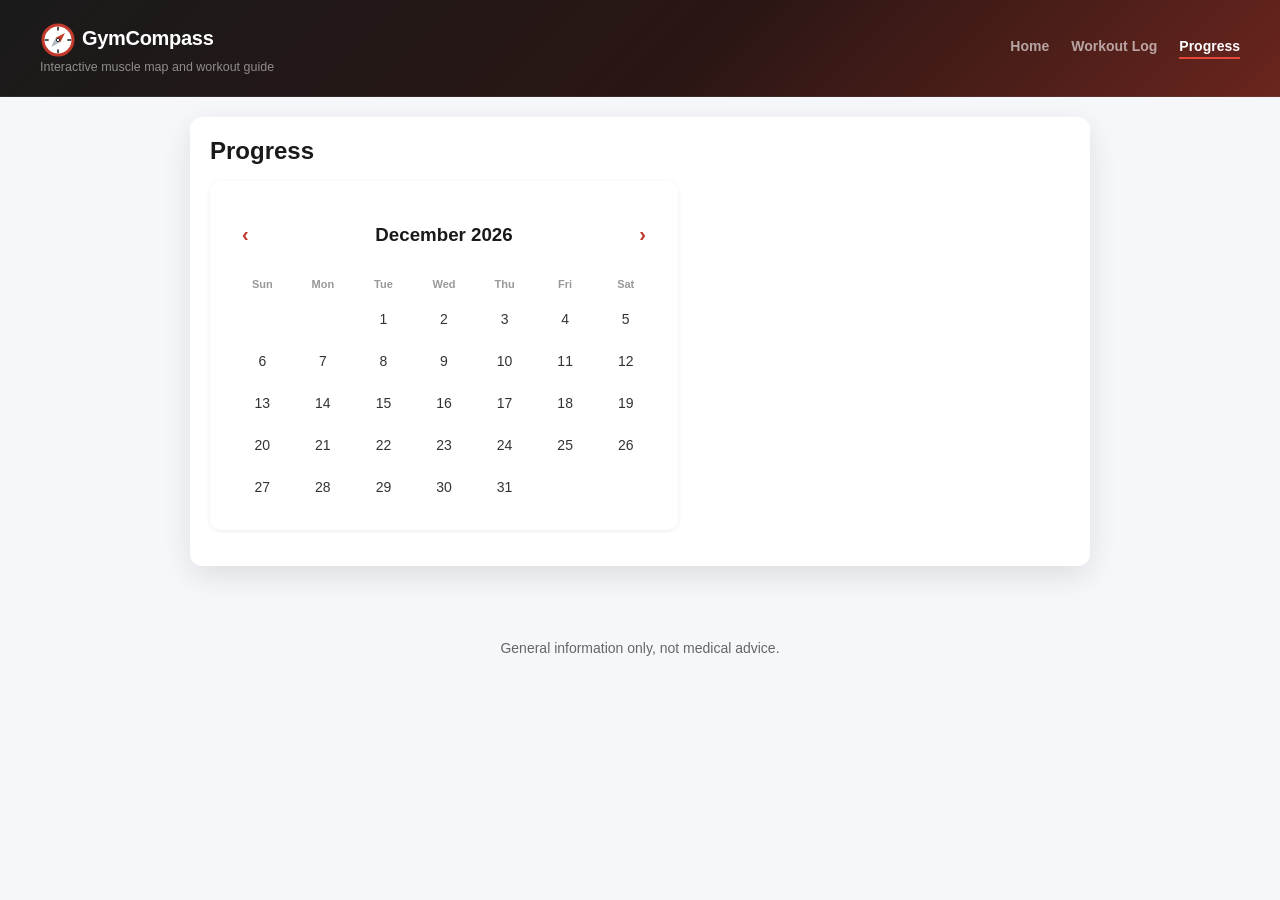
<file: progress.html>
<!doctype html>
<html lang="tr">
  <head>
    <meta charset="UTF-8" />
    <meta name="viewport" content="width=device-width, initial-scale=1.0" />
    <title>GymCompass - Progress</title>
    <link rel="stylesheet" href="style.css" />
  </head>
  <body>
    <header>
      <div class="brand">
        <h1>
          <svg class="logo" viewBox="0 0 24 24" width="36" height="36">
            <circle cx="12" cy="12" r="10" fill="white" stroke="#c0392b" stroke-width="2" />
            <g stroke="#1a1a1a" stroke-width="1" stroke-linecap="round">
              <line x1="12" y1="3.6" x2="12" y2="5.4" />
              <line x1="12" y1="18.6" x2="12" y2="20.4" />
              <line x1="3.6" y1="12" x2="5.4" y2="12" />
              <line x1="18.6" y1="12" x2="20.4" y2="12" />
            </g>
            <g transform="rotate(45 12 12)">
              <polygon points="12,5.5 14.2,12 9.8,12" fill="#c0392b" />
              <polygon points="12,18.5 14.2,12 9.8,12" fill="#b0b7c3" />
            </g>
            <circle cx="12" cy="12" r="1.1" fill="white" stroke="#1a1a1a" stroke-width="0.6" /></svg
          >GymCompass
        </h1>
        <p>Interactive muscle map and workout guide</p>
      </div>
      <nav>
        <a href="index.html">Home</a>
        <a href="workout-log.html">Workout Log</a>
        <a href="progress.html" class="active">Progress</a>
      </nav>
    </header>

    <main>
      <section id="progress">
        <h2>Progress</h2>

        <div id="calendar">
          <div class="cal-header">
            <button id="prev-month">&lsaquo;</button>
            <h3 id="cal-title"></h3>
            <button id="next-month">&rsaquo;</button>
          </div>
          <div id="cal-grid"></div>
        </div>

        <div id="day-detail"></div>
      </section>
    </main>

    <footer>
      <p>General information only, not medical advice.</p>
    </footer>
    <script src="progress.js"></script>
  </body>
</html>
</file>
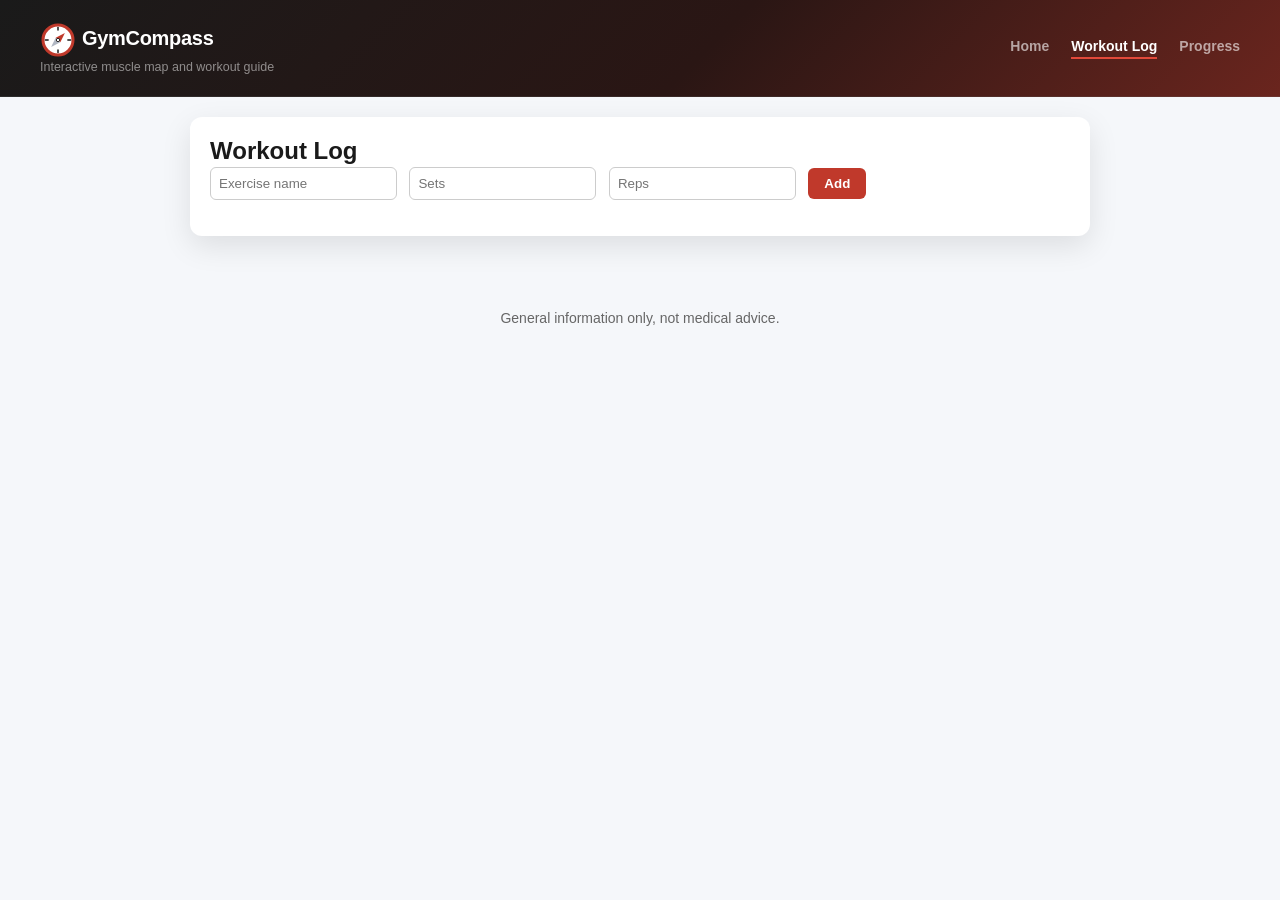
<file: workout-log.html>
<!doctype html>
<html lang="tr">
  <head>
    <meta charset="UTF-8" />
    <meta name="viewport" content="width=device-width, initial-scale=1.0" />
    <title>GymCompass - Workout Log</title>
    <link rel="stylesheet" href="style.css" />
  </head>
  <body>
    <header>
      <div class="brand">
        <h1>
          <svg class="logo" viewBox="0 0 24 24" width="36" height="36">
            <circle cx="12" cy="12" r="10" fill="white" stroke="#c0392b" stroke-width="2" />
            <g stroke="#1a1a1a" stroke-width="1" stroke-linecap="round">
              <line x1="12" y1="3.6" x2="12" y2="5.4" />
              <line x1="12" y1="18.6" x2="12" y2="20.4" />
              <line x1="3.6" y1="12" x2="5.4" y2="12" />
              <line x1="18.6" y1="12" x2="20.4" y2="12" />
            </g>
            <g transform="rotate(45 12 12)">
              <polygon points="12,5.5 14.2,12 9.8,12" fill="#c0392b" />
              <polygon points="12,18.5 14.2,12 9.8,12" fill="#b0b7c3" />
            </g>
            <circle cx="12" cy="12" r="1.1" fill="white" stroke="#1a1a1a" stroke-width="0.6" /></svg
          >GymCompass
        </h1>
        <p>Interactive muscle map and workout guide</p>
      </div>
      <nav>
        <a href="index.html">Home</a>
        <a href="workout-log.html" class="active">Workout Log</a>
        <a href="progress.html">Progress</a>
      </nav>
    </header>

    <main>
      <section id="log">
        <h2>Workout Log</h2>

        <form id="log-form">
          <input type="text" id="exercise-input" placeholder="Exercise name" required />
          <input type="number" id="sets-input" placeholder="Sets" required />
          <input type="number" id="reps-input" placeholder="Reps" required />
          <button type="submit">Add</button>
        </form>

        <ul id="log-list"></ul>
      </section>
    </main>

    <footer>
      <p>General information only, not medical advice.</p>
    </footer>
    <script src="workout-log.js"></script>
  </body>
</html>
</file>
<file: style.css>
body {
  background-color: #f5f7fa;
  color: #1a1a1a;
  font-family: Arial, sans-serif;
  margin: 0;
}

header {
  background: linear-gradient(135deg, #1a1a1a 0%, #2a1614 55%, #c0392b 160%);
  padding: 22px 40px;
  display: flex;
  align-items: center;
  justify-content: space-between;
  flex-wrap: wrap;
  gap: 14px;
  border-bottom: 1px solid rgba(255, 255, 255, 0.08);
}

.brand h1 {
  color: white;
  margin: 0;
  font-size: 20px;
  letter-spacing: -0.3px;
}

main {
  max-width: 900px;
  margin: 0 auto;
  padding: 20px;
  position: relative;
}

.hero-intro + main {
  margin-top: -28px;
}

footer {
  text-align: center;
  padding: 20px;
  font-size: 14px;
  color: #666666;
}
section {
  background-color: white;
  border-radius: 12px;
  padding: 20px;
  margin-bottom: 20px;
  box-shadow: 0 10px 30px rgba(0, 0, 0, 0.1);
}

h2 {
  margin-top: 0;
  margin-bottom: 2px;
}
.brand p {
  margin: 2px 0 0;
  color: rgba(255, 255, 255, 0.5);
  font-size: 12.5px;
}
.logo {
  vertical-align: middle;
  margin-right: 6px;
}
nav {
  display: flex;
  gap: 22px;
}

nav a {
  color: rgba(255, 255, 255, 0.6);
  text-decoration: none;
  font-weight: bold;
  font-size: 14px;
  padding-bottom: 3px;
  border-bottom: 2px solid transparent;
}

nav a:hover {
  color: white;
}

nav a.active {
  color: white;
  border-bottom: 2px solid #e2493a;
}

.hero-intro {
  background: linear-gradient(135deg, #1a1a1a 0%, #2a1614 55%, #c0392b 160%);
  padding: 30px 40px 56px;
}

.hero-intro .eyebrow {
  color: #ff8a7a;
  font-size: 12px;
  font-weight: 700;
  letter-spacing: 1.5px;
  text-transform: uppercase;
  margin-bottom: 10px;
}

.hero-intro h2 {
  color: white;
  font-size: 26px;
  margin: 0 0 10px 0;
  max-width: 560px;
  line-height: 1.3;
  letter-spacing: -0.5px;
}

.hero-intro p {
  color: rgba(255, 255, 255, 0.55);
  font-size: 14.5px;
  max-width: 480px;
  margin: 0;
}

#log-form input {
  padding: 8px;
  border: 1px solid #ccc;
  border-radius: 6px;
  margin-right: 8px;
}

#log-form button {
  padding: 8px 16px;
  background-color: #c0392b;
  color: white;
  border: none;
  border-radius: 6px;
  cursor: pointer;
  font-weight: bold;
}

#log-form button:hover {
  background-color: #a5322a;
}
#log-list li {
  display: flex;
  justify-content: space-between;
  align-items: center;
  padding: 10px 0;
  border-bottom: 1px solid #eee;
}

.log-exercise {
  font-weight: bold;
  font-size: 16px;
  color: #c0392b;
}

.log-sub {
  color: #888;
  font-size: 13px;
  margin-top: 2px;
}

.log-sub .log-date {
  font-weight: bold;
  color: #555;
}

#log-list button {
  background-color: #c0392b;
  color: white;
  border: none;
  border-radius: 6px;
  padding: 4px 10px;
  font-size: 13px;
  cursor: pointer;
  opacity: 0;
  transition: opacity 0.15s;
}

#log-list li:hover button {
  opacity: 1;
}

#log-list button:hover {
  background-color: #a5322a;
}
#calendar {
  background: white;
  border-radius: 10px;
  padding: 24px;
  max-width: 420px;
  box-shadow: 0 1px 4px rgba(0, 0, 0, 0.08);
  margin-top: 16px;
}

.cal-header {
  display: flex;
  justify-content: space-between;
  align-items: center;
  margin-bottom: 14px;
}

.cal-header button {
  background: none;
  border: none;
  color: #c0392b;
  font-size: 20px;
  font-weight: bold;
  cursor: pointer;
  padding: 0 8px;
}

#cal-grid {
  display: grid;
  grid-template-columns: repeat(7, 1fr);
  gap: 4px;
  text-align: center;
}

.weekday {
  font-size: 11px;
  color: #999;
  font-weight: bold;
  padding-bottom: 6px;
}

.day {
  height: 38px;
  display: flex;
  align-items: center;
  justify-content: center;
  border-radius: 8px;
  font-size: 14px;
  color: #333;
  cursor: pointer;
}

.day.empty {
  visibility: hidden;
  cursor: default;
}

.day.has-entry {
  background: #fbeceb;
  color: #c0392b;
  font-weight: bold;
}

.day.selected {
  background: #c0392b;
  color: white;
  font-weight: bold;
}

#day-detail {
  max-width: 420px;
  margin-top: 16px;
}
#day-detail > div {
  padding: 8px 0;
  border-bottom: 1px solid #eee;
}
.exercise-card {
  display: flex;
  align-items: flex-start;
  gap: 12px;
  background: #fafafa;
  border-radius: 10px;
  padding: 14px;
  margin-bottom: 10px;
}
.exercise-icon {
  flex-shrink: 0;
  width: 36px;
  height: 36px;
  border-radius: 50%;
  background: #c0392b;
  display: flex;
  align-items: center;
  justify-content: center;
}
.exercise-icon svg {
  width: 18px;
  height: 18px;
  fill: white;
}
.exercise-name {
  font-weight: bold;
  font-size: 15px;
  color: #222;
  margin-bottom: 2px;
}
.exercise-sets {
  font-size: 13px;
  color: #c0392b;
  font-weight: 600;
  margin-bottom: 4px;
}
.exercise-tip {
  font-size: 12.5px;
  color: #888;
  line-height: 1.4;
}
</file>
